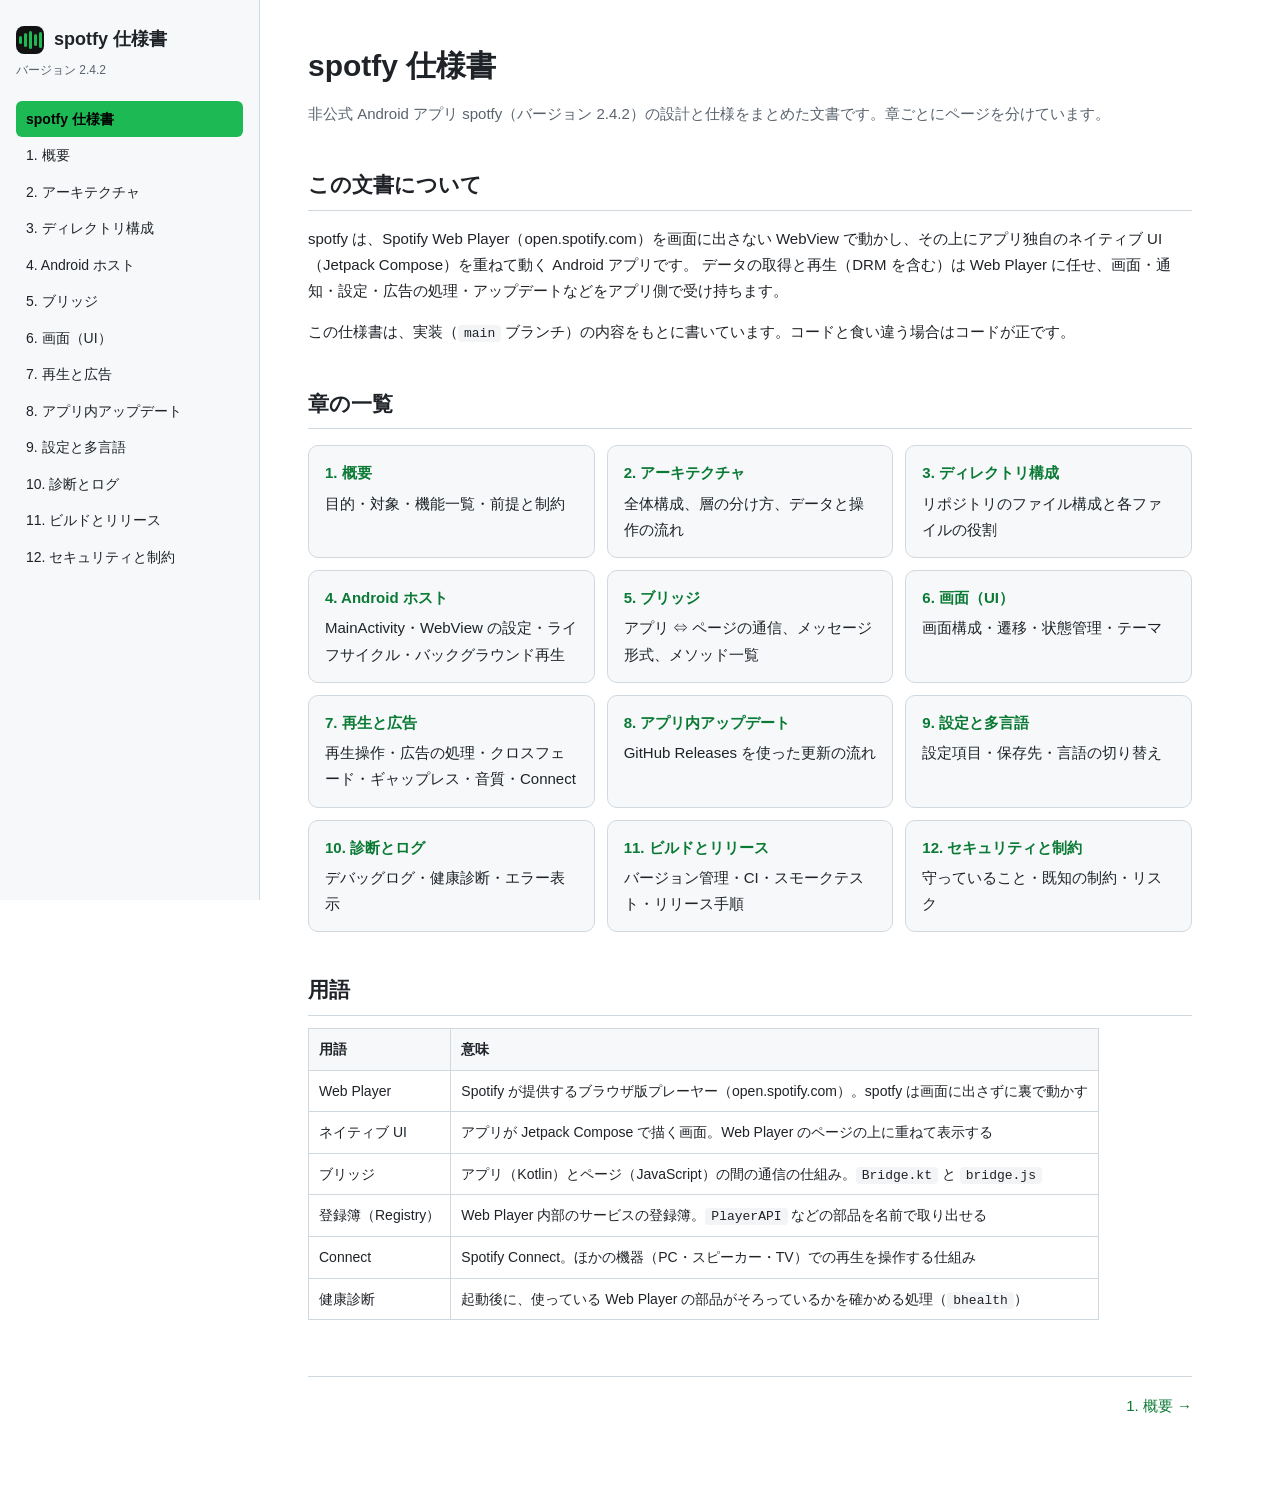
<file: docs/spec/index.html>
<!doctype html>
<html lang="ja">
<head>
<meta charset="utf-8">
<meta name="viewport" content="width=device-width, initial-scale=1">
<title>spotfy 仕様書 | spotfy 仕様書</title>
<link rel="stylesheet" href="style.css">
</head>
<body>
<div class="layout">
<nav><div class="brand"><i><b style="height:8px"></b><b style="height:14px"></b><b style="height:18px"></b><b style="height:12px"></b><b style="height:16px"></b></i>spotfy 仕様書</div>
<div class="ver">バージョン 2.4.2</div><ol><li><a href="index.html" class="on">spotfy 仕様書</a></li><li><a href="01-overview.html">1. 概要</a></li><li><a href="02-architecture.html">2. アーキテクチャ</a></li><li><a href="03-directory.html">3. ディレクトリ構成</a></li><li><a href="04-android-host.html">4. Android ホスト</a></li><li><a href="05-bridge.html">5. ブリッジ</a></li><li><a href="06-ui.html">6. 画面（UI）</a></li><li><a href="07-playback.html">7. 再生と広告</a></li><li><a href="08-update.html">8. アプリ内アップデート</a></li><li><a href="09-settings-i18n.html">9. 設定と多言語</a></li><li><a href="10-diagnostics.html">10. 診断とログ</a></li><li><a href="11-build-release.html">11. ビルドとリリース</a></li><li><a href="12-security.html">12. セキュリティと制約</a></li></ol></nav>
<main>
<h1>spotfy 仕様書</h1>
<p class="lead">非公式 Android アプリ spotfy（バージョン 2.4.2）の設計と仕様をまとめた文書です。章ごとにページを分けています。</p>

<h2>この文書について</h2>
<p>spotfy は、Spotify Web Player（open.spotify.com）を画面に出さない WebView で動かし、その上にアプリ独自のネイティブ UI（Jetpack Compose）を重ねて動く Android アプリです。
データの取得と再生（DRM を含む）は Web Player に任せ、画面・通知・設定・広告の処理・アップデートなどをアプリ側で受け持ちます。</p>
<p>この仕様書は、実装（<code>main</code> ブランチ）の内容をもとに書いています。コードと食い違う場合はコードが正です。</p>

<h2>章の一覧</h2>
<div class="grid">
  <div class="card"><a href="01-overview.html"><b>1. 概要</b></a>目的・対象・機能一覧・前提と制約</div>
  <div class="card"><a href="02-architecture.html"><b>2. アーキテクチャ</b></a>全体構成、層の分け方、データと操作の流れ</div>
  <div class="card"><a href="03-directory.html"><b>3. ディレクトリ構成</b></a>リポジトリのファイル構成と各ファイルの役割</div>
  <div class="card"><a href="04-android-host.html"><b>4. Android ホスト</b></a>MainActivity・WebView の設定・ライフサイクル・バックグラウンド再生</div>
  <div class="card"><a href="05-bridge.html"><b>5. ブリッジ</b></a>アプリ ⇔ ページの通信、メッセージ形式、メソッド一覧</div>
  <div class="card"><a href="06-ui.html"><b>6. 画面（UI）</b></a>画面構成・遷移・状態管理・テーマ</div>
  <div class="card"><a href="07-playback.html"><b>7. 再生と広告</b></a>再生操作・広告の処理・クロスフェード・ギャップレス・音質・Connect</div>
  <div class="card"><a href="08-update.html"><b>8. アプリ内アップデート</b></a>GitHub Releases を使った更新の流れ</div>
  <div class="card"><a href="09-settings-i18n.html"><b>9. 設定と多言語</b></a>設定項目・保存先・言語の切り替え</div>
  <div class="card"><a href="10-diagnostics.html"><b>10. 診断とログ</b></a>デバッグログ・健康診断・エラー表示</div>
  <div class="card"><a href="11-build-release.html"><b>11. ビルドとリリース</b></a>バージョン管理・CI・スモークテスト・リリース手順</div>
  <div class="card"><a href="12-security.html"><b>12. セキュリティと制約</b></a>守っていること・既知の制約・リスク</div>
</div>

<h2>用語</h2>
<table>
<tr><th>用語</th><th>意味</th></tr>
<tr><td>Web Player</td><td>Spotify が提供するブラウザ版プレーヤー（open.spotify.com）。spotfy は画面に出さずに裏で動かす</td></tr>
<tr><td>ネイティブ UI</td><td>アプリが Jetpack Compose で描く画面。Web Player のページの上に重ねて表示する</td></tr>
<tr><td>ブリッジ</td><td>アプリ（Kotlin）とページ（JavaScript）の間の通信の仕組み。<code>Bridge.kt</code> と <code>bridge.js</code></td></tr>
<tr><td>登録簿（Registry）</td><td>Web Player 内部のサービスの登録簿。<code>PlayerAPI</code> などの部品を名前で取り出せる</td></tr>
<tr><td>Connect</td><td>Spotify Connect。ほかの機器（PC・スピーカー・TV）での再生を操作する仕組み</td></tr>
<tr><td>健康診断</td><td>起動後に、使っている Web Player の部品がそろっているかを確かめる処理（<code>bhealth</code>）</td></tr>
</table>

<div class="pager"><span></span><a href="01-overview.html">1. 概要 →</a></div>
</main>
</div>
</body>
</html>
</file>
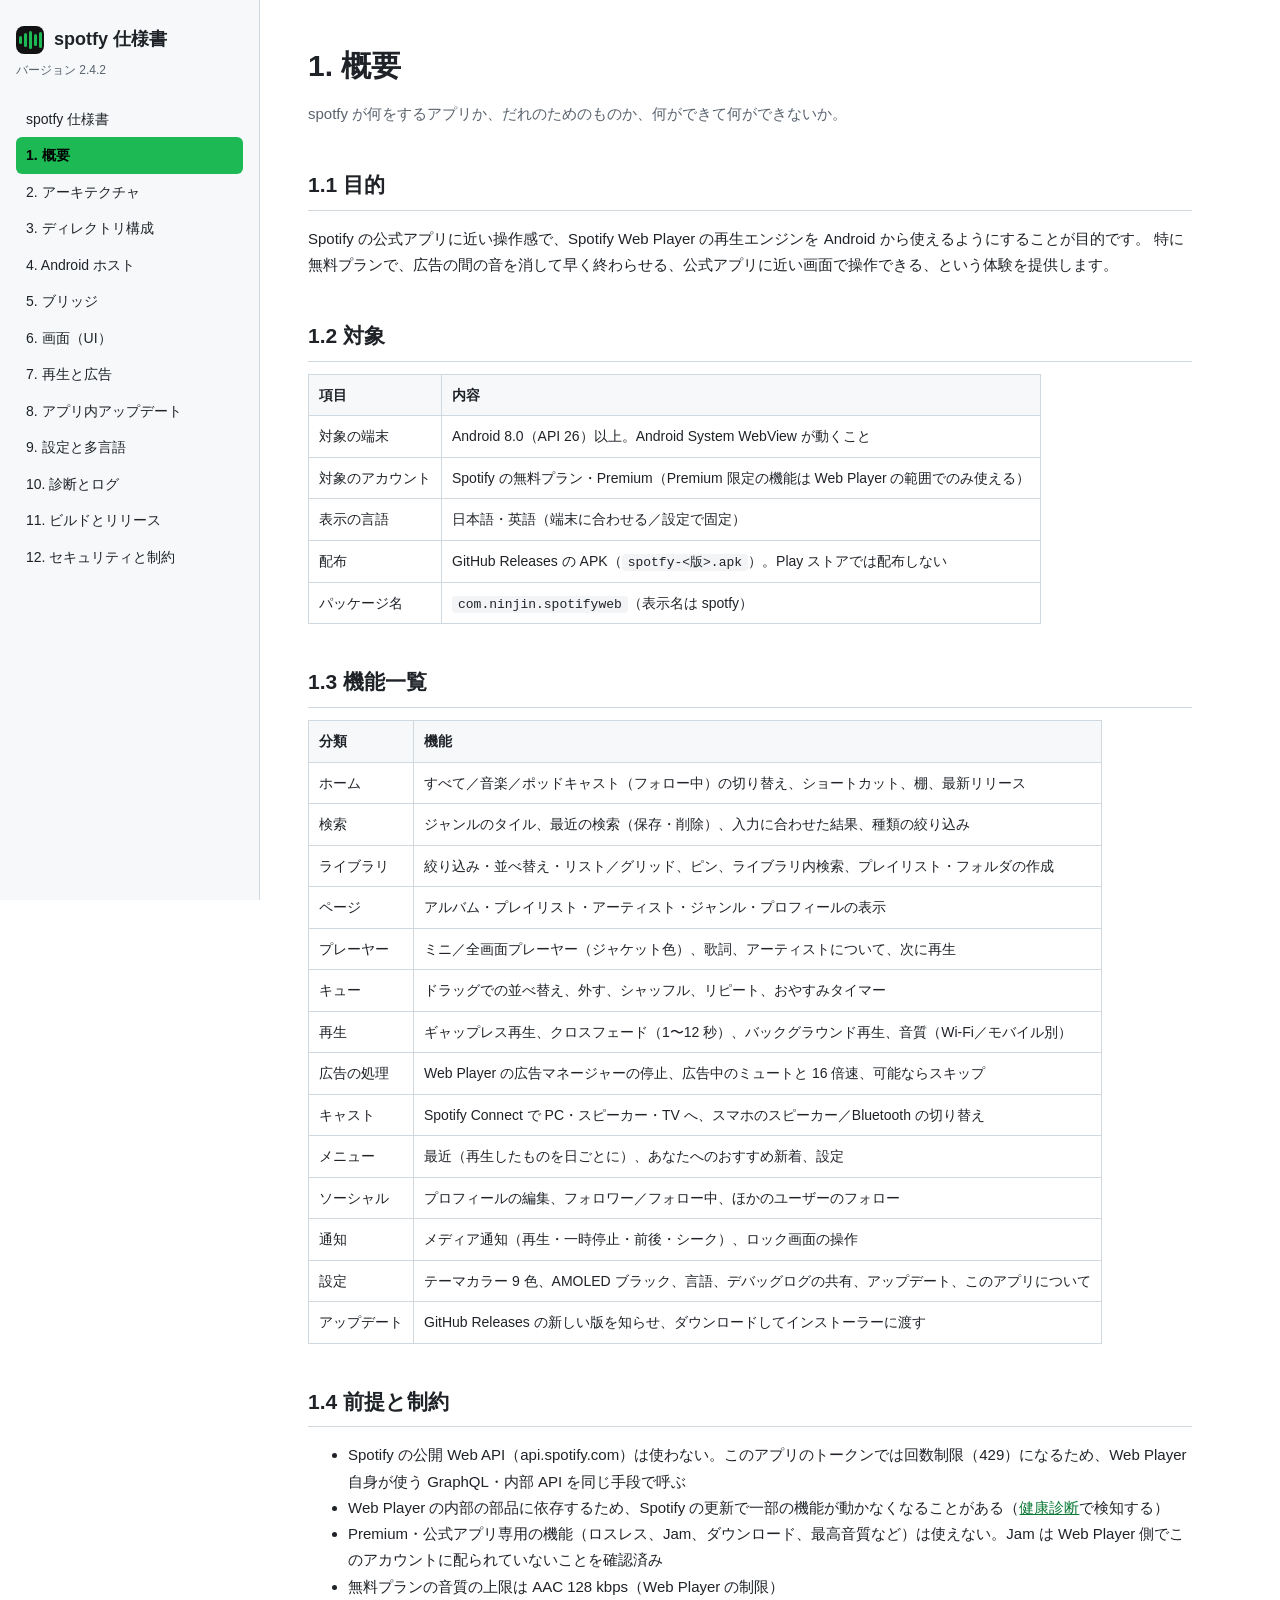
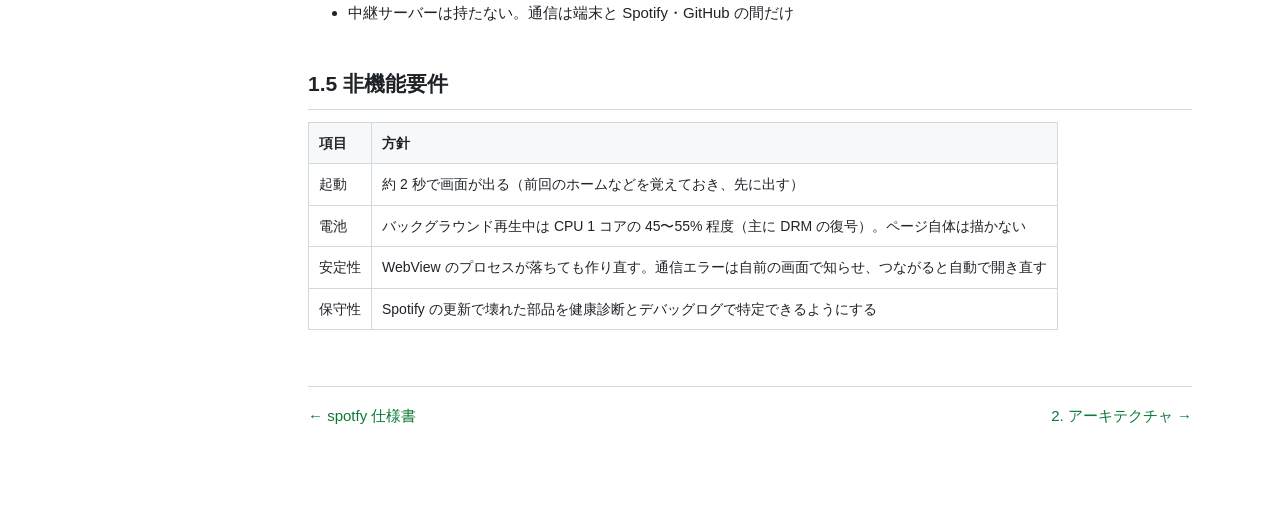
<file: docs/spec/01-overview.html>
<!doctype html>
<html lang="ja">
<head>
<meta charset="utf-8">
<meta name="viewport" content="width=device-width, initial-scale=1">
<title>1. 概要 | spotfy 仕様書</title>
<link rel="stylesheet" href="style.css">
</head>
<body>
<div class="layout">
<nav><div class="brand"><i><b style="height:8px"></b><b style="height:14px"></b><b style="height:18px"></b><b style="height:12px"></b><b style="height:16px"></b></i>spotfy 仕様書</div>
<div class="ver">バージョン 2.4.2</div><ol><li><a href="index.html">spotfy 仕様書</a></li><li><a href="01-overview.html" class="on">1. 概要</a></li><li><a href="02-architecture.html">2. アーキテクチャ</a></li><li><a href="03-directory.html">3. ディレクトリ構成</a></li><li><a href="04-android-host.html">4. Android ホスト</a></li><li><a href="05-bridge.html">5. ブリッジ</a></li><li><a href="06-ui.html">6. 画面（UI）</a></li><li><a href="07-playback.html">7. 再生と広告</a></li><li><a href="08-update.html">8. アプリ内アップデート</a></li><li><a href="09-settings-i18n.html">9. 設定と多言語</a></li><li><a href="10-diagnostics.html">10. 診断とログ</a></li><li><a href="11-build-release.html">11. ビルドとリリース</a></li><li><a href="12-security.html">12. セキュリティと制約</a></li></ol></nav>
<main>
<h1>1. 概要</h1>
<p class="lead">spotfy が何をするアプリか、だれのためのものか、何ができて何ができないか。</p>

<h2>1.1 目的</h2>
<p>Spotify の公式アプリに近い操作感で、Spotify Web Player の再生エンジンを Android から使えるようにすることが目的です。
特に無料プランで、広告の間の音を消して早く終わらせる、公式アプリに近い画面で操作できる、という体験を提供します。</p>

<h2>1.2 対象</h2>
<table>
<tr><th>項目</th><th>内容</th></tr>
<tr><td>対象の端末</td><td>Android 8.0（API 26）以上。Android System WebView が動くこと</td></tr>
<tr><td>対象のアカウント</td><td>Spotify の無料プラン・Premium（Premium 限定の機能は Web Player の範囲でのみ使える）</td></tr>
<tr><td>表示の言語</td><td>日本語・英語（端末に合わせる／設定で固定）</td></tr>
<tr><td>配布</td><td>GitHub Releases の APK（<code>spotfy-&lt;版&gt;.apk</code>）。Play ストアでは配布しない</td></tr>
<tr><td>パッケージ名</td><td><code>com.ninjin.spotifyweb</code>（表示名は spotfy）</td></tr>
</table>

<h2>1.3 機能一覧</h2>
<table>
<tr><th>分類</th><th>機能</th></tr>
<tr><td>ホーム</td><td>すべて／音楽／ポッドキャスト（フォロー中）の切り替え、ショートカット、棚、最新リリース</td></tr>
<tr><td>検索</td><td>ジャンルのタイル、最近の検索（保存・削除）、入力に合わせた結果、種類の絞り込み</td></tr>
<tr><td>ライブラリ</td><td>絞り込み・並べ替え・リスト／グリッド、ピン、ライブラリ内検索、プレイリスト・フォルダの作成</td></tr>
<tr><td>ページ</td><td>アルバム・プレイリスト・アーティスト・ジャンル・プロフィールの表示</td></tr>
<tr><td>プレーヤー</td><td>ミニ／全画面プレーヤー（ジャケット色）、歌詞、アーティストについて、次に再生</td></tr>
<tr><td>キュー</td><td>ドラッグでの並べ替え、外す、シャッフル、リピート、おやすみタイマー</td></tr>
<tr><td>再生</td><td>ギャップレス再生、クロスフェード（1〜12 秒）、バックグラウンド再生、音質（Wi-Fi／モバイル別）</td></tr>
<tr><td>広告の処理</td><td>Web Player の広告マネージャーの停止、広告中のミュートと 16 倍速、可能ならスキップ</td></tr>
<tr><td>キャスト</td><td>Spotify Connect で PC・スピーカー・TV へ、スマホのスピーカー／Bluetooth の切り替え</td></tr>
<tr><td>メニュー</td><td>最近（再生したものを日ごとに）、あなたへのおすすめ新着、設定</td></tr>
<tr><td>ソーシャル</td><td>プロフィールの編集、フォロワー／フォロー中、ほかのユーザーのフォロー</td></tr>
<tr><td>通知</td><td>メディア通知（再生・一時停止・前後・シーク）、ロック画面の操作</td></tr>
<tr><td>設定</td><td>テーマカラー 9 色、AMOLED ブラック、言語、デバッグログの共有、アップデート、このアプリについて</td></tr>
<tr><td>アップデート</td><td>GitHub Releases の新しい版を知らせ、ダウンロードしてインストーラーに渡す</td></tr>
</table>

<h2>1.4 前提と制約</h2>
<ul>
<li>Spotify の公開 Web API（api.spotify.com）は使わない。このアプリのトークンでは回数制限（429）になるため、Web Player 自身が使う GraphQL・内部 API を同じ手段で呼ぶ</li>
<li>Web Player の内部の部品に依存するため、Spotify の更新で一部の機能が動かなくなることがある（<a href="10-diagnostics.html">健康診断</a>で検知する）</li>
<li>Premium・公式アプリ専用の機能（ロスレス、Jam、ダウンロード、最高音質など）は使えない。Jam は Web Player 側でこのアカウントに配られていないことを確認済み</li>
<li>無料プランの音質の上限は AAC 128 kbps（Web Player の制限）</li>
<li>中継サーバーは持たない。通信は端末と Spotify・GitHub の間だけ</li>
</ul>

<h2>1.5 非機能要件</h2>
<table>
<tr><th>項目</th><th>方針</th></tr>
<tr><td>起動</td><td>約 2 秒で画面が出る（前回のホームなどを覚えておき、先に出す）</td></tr>
<tr><td>電池</td><td>バックグラウンド再生中は CPU 1 コアの 45〜55% 程度（主に DRM の復号）。ページ自体は描かない</td></tr>
<tr><td>安定性</td><td>WebView のプロセスが落ちても作り直す。通信エラーは自前の画面で知らせ、つながると自動で開き直す</td></tr>
<tr><td>保守性</td><td>Spotify の更新で壊れた部品を健康診断とデバッグログで特定できるようにする</td></tr>
</table>

<div class="pager"><a href="index.html">← spotfy 仕様書</a><a href="02-architecture.html">2. アーキテクチャ →</a></div>
</main>
</div>
</body>
</html>
</file>
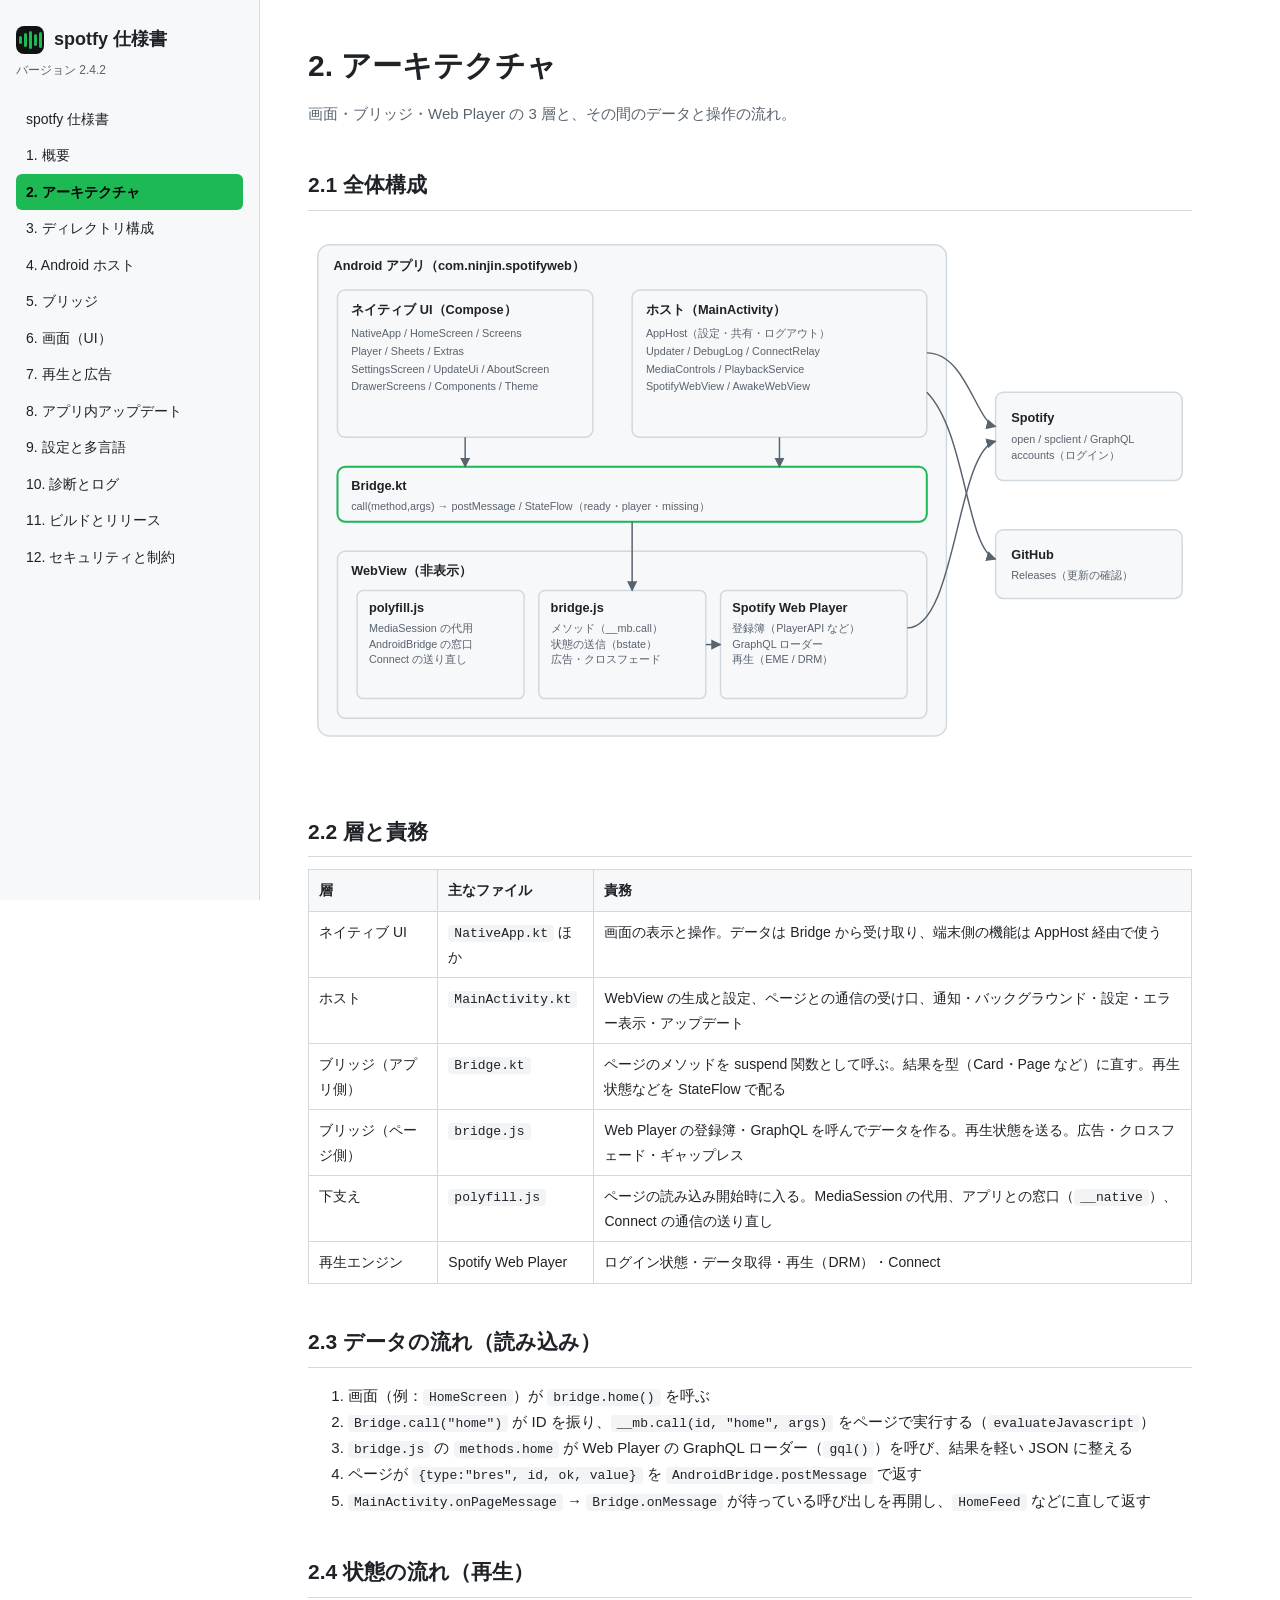
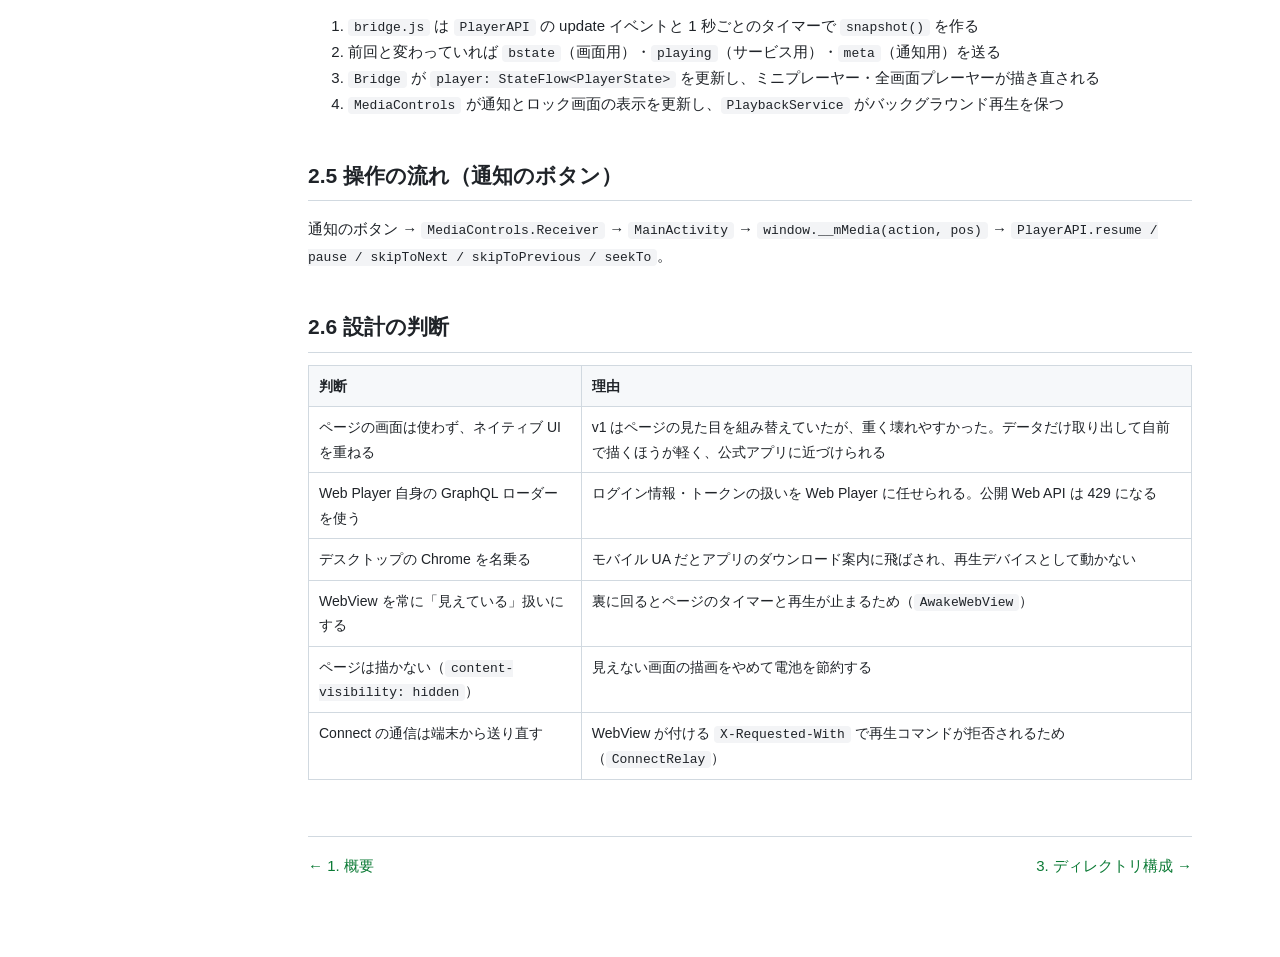
<file: docs/spec/02-architecture.html>
<!doctype html>
<html lang="ja">
<head>
<meta charset="utf-8">
<meta name="viewport" content="width=device-width, initial-scale=1">
<title>2. アーキテクチャ | spotfy 仕様書</title>
<link rel="stylesheet" href="style.css">
</head>
<body>
<div class="layout">
<nav><div class="brand"><i><b style="height:8px"></b><b style="height:14px"></b><b style="height:18px"></b><b style="height:12px"></b><b style="height:16px"></b></i>spotfy 仕様書</div>
<div class="ver">バージョン 2.4.2</div><ol><li><a href="index.html">spotfy 仕様書</a></li><li><a href="01-overview.html">1. 概要</a></li><li><a href="02-architecture.html" class="on">2. アーキテクチャ</a></li><li><a href="03-directory.html">3. ディレクトリ構成</a></li><li><a href="04-android-host.html">4. Android ホスト</a></li><li><a href="05-bridge.html">5. ブリッジ</a></li><li><a href="06-ui.html">6. 画面（UI）</a></li><li><a href="07-playback.html">7. 再生と広告</a></li><li><a href="08-update.html">8. アプリ内アップデート</a></li><li><a href="09-settings-i18n.html">9. 設定と多言語</a></li><li><a href="10-diagnostics.html">10. 診断とログ</a></li><li><a href="11-build-release.html">11. ビルドとリリース</a></li><li><a href="12-security.html">12. セキュリティと制約</a></li></ol></nav>
<main>
<h1>2. アーキテクチャ</h1>
<p class="lead">画面・ブリッジ・Web Player の 3 層と、その間のデータと操作の流れ。</p>

<h2>2.1 全体構成</h2>
<svg class="diagram" viewBox="0 0 900 520" role="img" aria-label="全体構成図">
<defs><marker id="ah" viewBox="0 0 10 10" refX="9" refY="5" markerWidth="7" markerHeight="7" orient="auto"><path d="M0,0 L10,5 L0,10 z" fill="currentColor" style="fill:var(--sub)"/></marker></defs>
<rect class="box" x="10" y="10" width="640" height="500" rx="12"/><text x="26" y="36" font-weight="700">Android アプリ（com.ninjin.spotifyweb）</text>
<rect class="box" x="30" y="56" width="260" height="150" rx="8"/><text x="44" y="80" font-weight="700">ネイティブ UI（Compose）</text>
<text x="44" y="104" class="sub">NativeApp / HomeScreen / Screens</text><text x="44" y="122" class="sub">Player / Sheets / Extras</text><text x="44" y="140" class="sub">SettingsScreen / UpdateUi / AboutScreen</text><text x="44" y="158" class="sub">DrawerScreens / Components / Theme</text>
<rect class="box" x="330" y="56" width="300" height="150" rx="8"/><text x="344" y="80" font-weight="700">ホスト（MainActivity）</text>
<text x="344" y="104" class="sub">AppHost（設定・共有・ログアウト）</text><text x="344" y="122" class="sub">Updater / DebugLog / ConnectRelay</text><text x="344" y="140" class="sub">MediaControls / PlaybackService</text><text x="344" y="158" class="sub">SpotifyWebView / AwakeWebView</text>
<rect class="box" x="30" y="236" width="600" height="56" rx="8"/><rect class="hl" x="30" y="236" width="600" height="56" rx="8"/><text x="44" y="260" font-weight="700">Bridge.kt</text><text x="44" y="280" class="sub">call(method,args) → postMessage / StateFlow（ready・player・missing）</text>
<rect class="box" x="30" y="322" width="600" height="170" rx="8"/><text x="44" y="346" font-weight="700">WebView（非表示）</text>
<rect class="box" x="50" y="362" width="170" height="110" rx="6"/><text x="62" y="384" font-weight="700">polyfill.js</text><text x="62" y="404" class="sub">MediaSession の代用</text><text x="62" y="420" class="sub">AndroidBridge の窓口</text><text x="62" y="436" class="sub">Connect の送り直し</text>
<rect class="box" x="235" y="362" width="170" height="110" rx="6"/><text x="247" y="384" font-weight="700">bridge.js</text><text x="247" y="404" class="sub">メソッド（__mb.call）</text><text x="247" y="420" class="sub">状態の送信（bstate）</text><text x="247" y="436" class="sub">広告・クロスフェード</text>
<rect class="box" x="420" y="362" width="190" height="110" rx="6"/><text x="432" y="384" font-weight="700">Spotify Web Player</text><text x="432" y="404" class="sub">登録簿（PlayerAPI など）</text><text x="432" y="420" class="sub">GraphQL ローダー</text><text x="432" y="436" class="sub">再生（EME / DRM）</text>
<rect class="box" x="700" y="160" width="190" height="90" rx="8"/><text x="716" y="190" font-weight="700">Spotify</text><text x="716" y="212" class="sub">open / spclient / GraphQL</text><text x="716" y="228" class="sub">accounts（ログイン）</text>
<rect class="box" x="700" y="300" width="190" height="70" rx="8"/><text x="716" y="330" font-weight="700">GitHub</text><text x="716" y="350" class="sub">Releases（更新の確認）</text>
<path class="arrow" d="M160 206 V236"/><path class="arrow" d="M480 206 V236"/><path class="arrow" d="M330 292 V362"/>
<path class="arrow" d="M405 417 H420"/><path class="arrow" d="M610 400 C 660 400, 660 220, 700 210"/><path class="arrow" d="M630 120 C 670 120, 680 190, 700 195"/><path class="arrow" d="M630 160 C 670 200, 670 320, 700 330"/>
</svg>

<h2>2.2 層と責務</h2>
<table>
<tr><th>層</th><th>主なファイル</th><th>責務</th></tr>
<tr><td>ネイティブ UI</td><td><code>NativeApp.kt</code> ほか</td><td>画面の表示と操作。データは Bridge から受け取り、端末側の機能は AppHost 経由で使う</td></tr>
<tr><td>ホスト</td><td><code>MainActivity.kt</code></td><td>WebView の生成と設定、ページとの通信の受け口、通知・バックグラウンド・設定・エラー表示・アップデート</td></tr>
<tr><td>ブリッジ（アプリ側）</td><td><code>Bridge.kt</code></td><td>ページのメソッドを suspend 関数として呼ぶ。結果を型（Card・Page など）に直す。再生状態などを StateFlow で配る</td></tr>
<tr><td>ブリッジ（ページ側）</td><td><code>bridge.js</code></td><td>Web Player の登録簿・GraphQL を呼んでデータを作る。再生状態を送る。広告・クロスフェード・ギャップレス</td></tr>
<tr><td>下支え</td><td><code>polyfill.js</code></td><td>ページの読み込み開始時に入る。MediaSession の代用、アプリとの窓口（<code>__native</code>）、Connect の通信の送り直し</td></tr>
<tr><td>再生エンジン</td><td>Spotify Web Player</td><td>ログイン状態・データ取得・再生（DRM）・Connect</td></tr>
</table>

<h2>2.3 データの流れ（読み込み）</h2>
<ol>
<li>画面（例：<code>HomeScreen</code>）が <code>bridge.home()</code> を呼ぶ</li>
<li><code>Bridge.call("home")</code> が ID を振り、<code>__mb.call(id, "home", args)</code> をページで実行する（<code>evaluateJavascript</code>）</li>
<li><code>bridge.js</code> の <code>methods.home</code> が Web Player の GraphQL ローダー（<code>gql()</code>）を呼び、結果を軽い JSON に整える</li>
<li>ページが <code>{type:"bres", id, ok, value}</code> を <code>AndroidBridge.postMessage</code> で返す</li>
<li><code>MainActivity.onPageMessage</code> → <code>Bridge.onMessage</code> が待っている呼び出しを再開し、<code>HomeFeed</code> などに直して返す</li>
</ol>

<h2>2.4 状態の流れ（再生）</h2>
<ol>
<li><code>bridge.js</code> は <code>PlayerAPI</code> の update イベントと 1 秒ごとのタイマーで <code>snapshot()</code> を作る</li>
<li>前回と変わっていれば <code>bstate</code>（画面用）・<code>playing</code>（サービス用）・<code>meta</code>（通知用）を送る</li>
<li><code>Bridge</code> が <code>player: StateFlow&lt;PlayerState&gt;</code> を更新し、ミニプレーヤー・全画面プレーヤーが描き直される</li>
<li><code>MediaControls</code> が通知とロック画面の表示を更新し、<code>PlaybackService</code> がバックグラウンド再生を保つ</li>
</ol>

<h2>2.5 操作の流れ（通知のボタン）</h2>
<p>通知のボタン → <code>MediaControls.Receiver</code> → <code>MainActivity</code> → <code>window.__mMedia(action, pos)</code> → <code>PlayerAPI.resume / pause / skipToNext / skipToPrevious / seekTo</code>。</p>

<h2>2.6 設計の判断</h2>
<table>
<tr><th>判断</th><th>理由</th></tr>
<tr><td>ページの画面は使わず、ネイティブ UI を重ねる</td><td>v1 はページの見た目を組み替えていたが、重く壊れやすかった。データだけ取り出して自前で描くほうが軽く、公式アプリに近づけられる</td></tr>
<tr><td>Web Player 自身の GraphQL ローダーを使う</td><td>ログイン情報・トークンの扱いを Web Player に任せられる。公開 Web API は 429 になる</td></tr>
<tr><td>デスクトップの Chrome を名乗る</td><td>モバイル UA だとアプリのダウンロード案内に飛ばされ、再生デバイスとして動かない</td></tr>
<tr><td>WebView を常に「見えている」扱いにする</td><td>裏に回るとページのタイマーと再生が止まるため（<code>AwakeWebView</code>）</td></tr>
<tr><td>ページは描かない（<code>content-visibility: hidden</code>）</td><td>見えない画面の描画をやめて電池を節約する</td></tr>
<tr><td>Connect の通信は端末から送り直す</td><td>WebView が付ける <code>X-Requested-With</code> で再生コマンドが拒否されるため（<code>ConnectRelay</code>）</td></tr>
</table>

<div class="pager"><a href="01-overview.html">← 1. 概要</a><a href="03-directory.html">3. ディレクトリ構成 →</a></div>
</main>
</div>
</body>
</html>
</file>
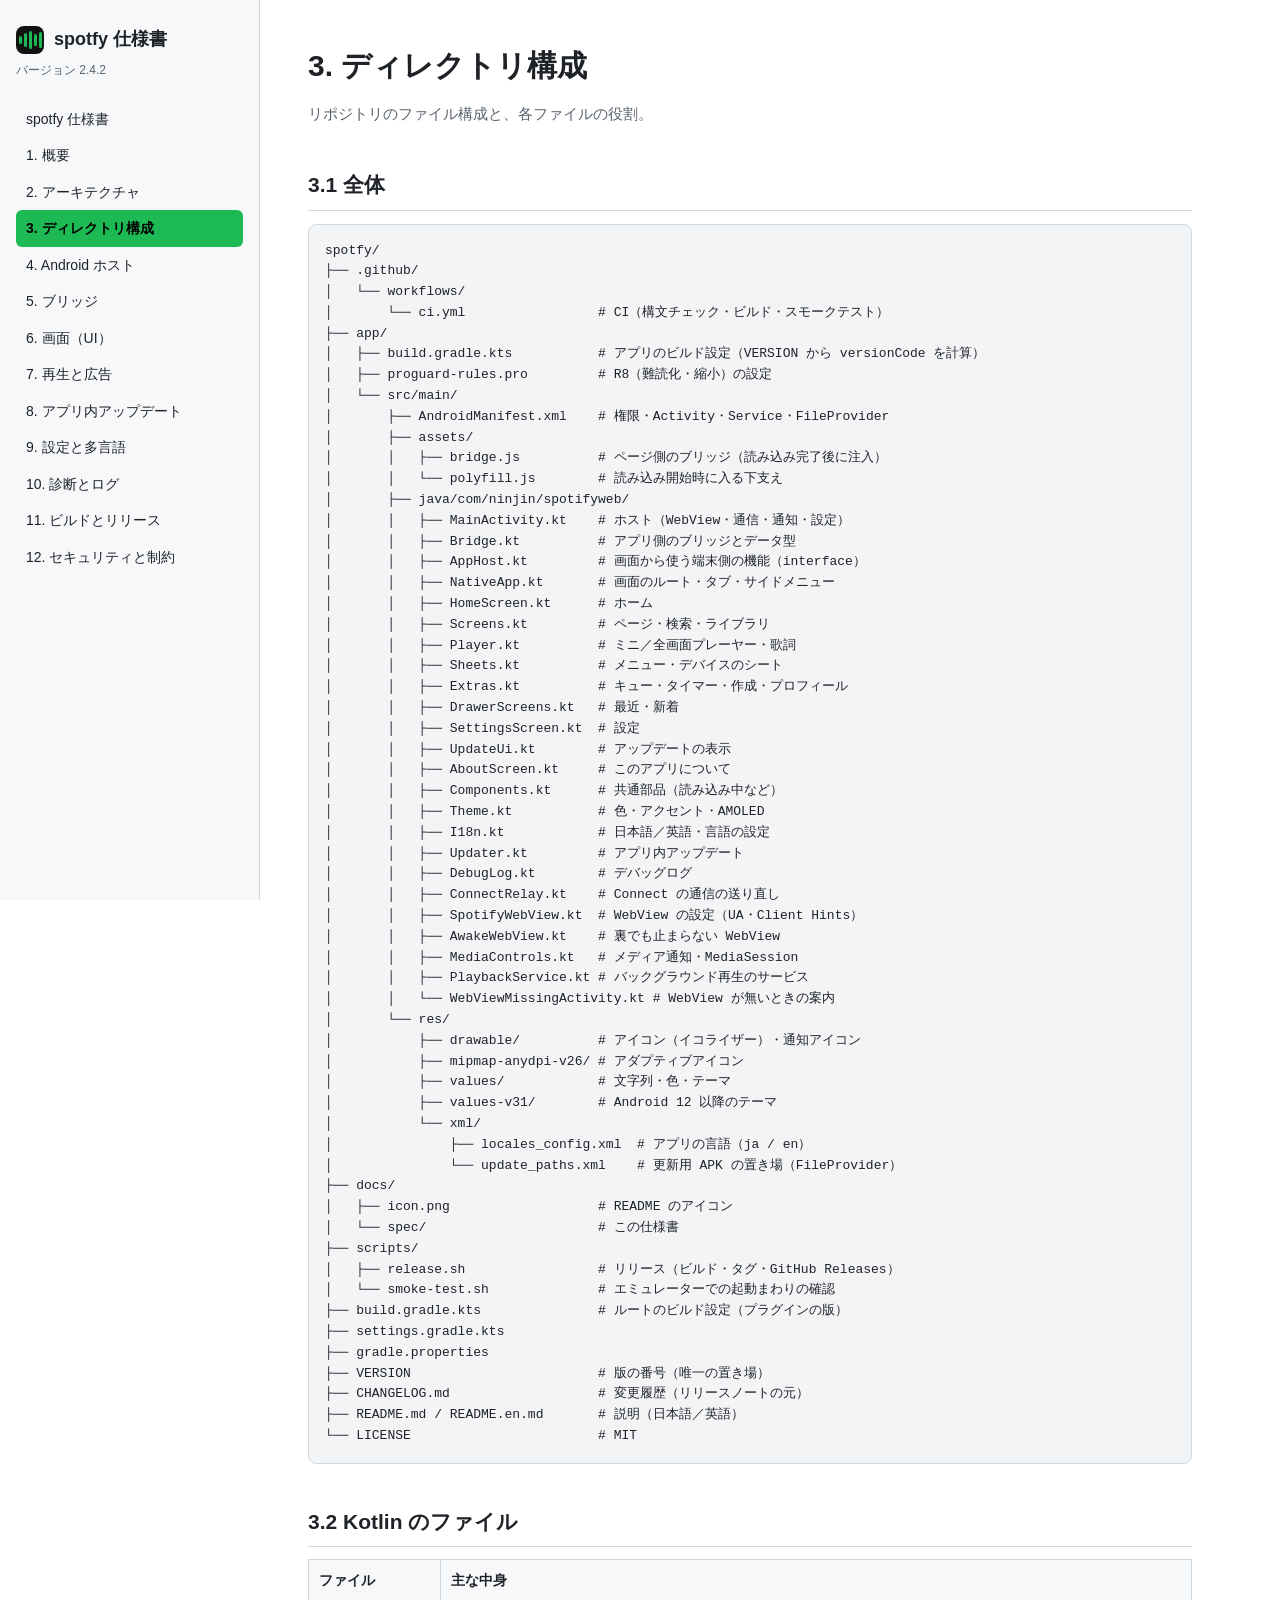
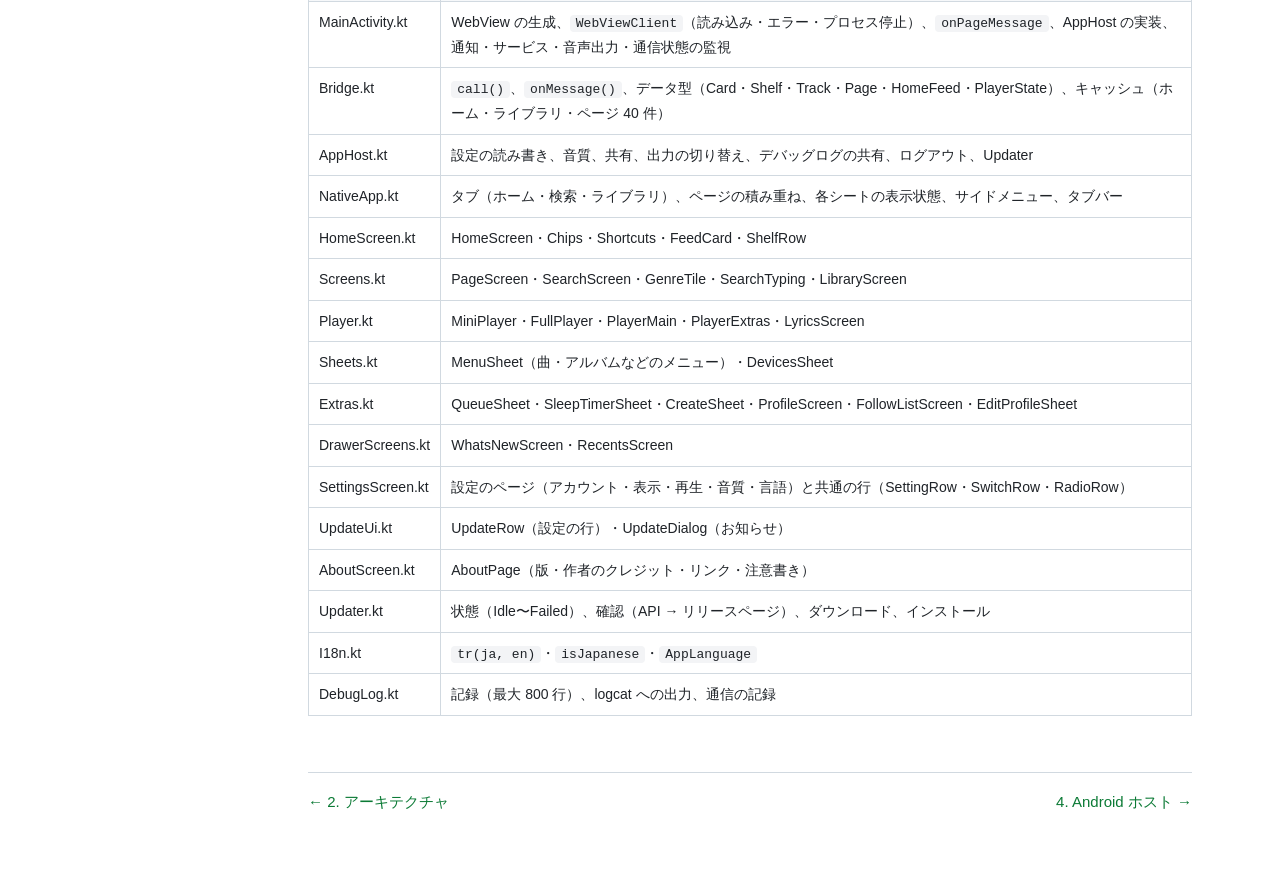
<file: docs/spec/03-directory.html>
<!doctype html>
<html lang="ja">
<head>
<meta charset="utf-8">
<meta name="viewport" content="width=device-width, initial-scale=1">
<title>3. ディレクトリ構成 | spotfy 仕様書</title>
<link rel="stylesheet" href="style.css">
</head>
<body>
<div class="layout">
<nav><div class="brand"><i><b style="height:8px"></b><b style="height:14px"></b><b style="height:18px"></b><b style="height:12px"></b><b style="height:16px"></b></i>spotfy 仕様書</div>
<div class="ver">バージョン 2.4.2</div><ol><li><a href="index.html">spotfy 仕様書</a></li><li><a href="01-overview.html">1. 概要</a></li><li><a href="02-architecture.html">2. アーキテクチャ</a></li><li><a href="03-directory.html" class="on">3. ディレクトリ構成</a></li><li><a href="04-android-host.html">4. Android ホスト</a></li><li><a href="05-bridge.html">5. ブリッジ</a></li><li><a href="06-ui.html">6. 画面（UI）</a></li><li><a href="07-playback.html">7. 再生と広告</a></li><li><a href="08-update.html">8. アプリ内アップデート</a></li><li><a href="09-settings-i18n.html">9. 設定と多言語</a></li><li><a href="10-diagnostics.html">10. 診断とログ</a></li><li><a href="11-build-release.html">11. ビルドとリリース</a></li><li><a href="12-security.html">12. セキュリティと制約</a></li></ol></nav>
<main>
<h1>3. ディレクトリ構成</h1>
<p class="lead">リポジトリのファイル構成と、各ファイルの役割。</p>

<h2>3.1 全体</h2>
<pre><code>spotfy/
├── .github/
│   └── workflows/
│       └── ci.yml                 # CI（構文チェック・ビルド・スモークテスト）
├── app/
│   ├── build.gradle.kts           # アプリのビルド設定（VERSION から versionCode を計算）
│   ├── proguard-rules.pro         # R8（難読化・縮小）の設定
│   └── src/main/
│       ├── AndroidManifest.xml    # 権限・Activity・Service・FileProvider
│       ├── assets/
│       │   ├── bridge.js          # ページ側のブリッジ（読み込み完了後に注入）
│       │   └── polyfill.js        # 読み込み開始時に入る下支え
│       ├── java/com/ninjin/spotifyweb/
│       │   ├── MainActivity.kt    # ホスト（WebView・通信・通知・設定）
│       │   ├── Bridge.kt          # アプリ側のブリッジとデータ型
│       │   ├── AppHost.kt         # 画面から使う端末側の機能（interface）
│       │   ├── NativeApp.kt       # 画面のルート・タブ・サイドメニュー
│       │   ├── HomeScreen.kt      # ホーム
│       │   ├── Screens.kt         # ページ・検索・ライブラリ
│       │   ├── Player.kt          # ミニ／全画面プレーヤー・歌詞
│       │   ├── Sheets.kt          # メニュー・デバイスのシート
│       │   ├── Extras.kt          # キュー・タイマー・作成・プロフィール
│       │   ├── DrawerScreens.kt   # 最近・新着
│       │   ├── SettingsScreen.kt  # 設定
│       │   ├── UpdateUi.kt        # アップデートの表示
│       │   ├── AboutScreen.kt     # このアプリについて
│       │   ├── Components.kt      # 共通部品（読み込み中など）
│       │   ├── Theme.kt           # 色・アクセント・AMOLED
│       │   ├── I18n.kt            # 日本語／英語・言語の設定
│       │   ├── Updater.kt         # アプリ内アップデート
│       │   ├── DebugLog.kt        # デバッグログ
│       │   ├── ConnectRelay.kt    # Connect の通信の送り直し
│       │   ├── SpotifyWebView.kt  # WebView の設定（UA・Client Hints）
│       │   ├── AwakeWebView.kt    # 裏でも止まらない WebView
│       │   ├── MediaControls.kt   # メディア通知・MediaSession
│       │   ├── PlaybackService.kt # バックグラウンド再生のサービス
│       │   └── WebViewMissingActivity.kt # WebView が無いときの案内
│       └── res/
│           ├── drawable/          # アイコン（イコライザー）・通知アイコン
│           ├── mipmap-anydpi-v26/ # アダプティブアイコン
│           ├── values/            # 文字列・色・テーマ
│           ├── values-v31/        # Android 12 以降のテーマ
│           └── xml/
│               ├── locales_config.xml  # アプリの言語（ja / en）
│               └── update_paths.xml    # 更新用 APK の置き場（FileProvider）
├── docs/
│   ├── icon.png                   # README のアイコン
│   └── spec/                      # この仕様書
├── scripts/
│   ├── release.sh                 # リリース（ビルド・タグ・GitHub Releases）
│   └── smoke-test.sh              # エミュレーターでの起動まわりの確認
├── build.gradle.kts               # ルートのビルド設定（プラグインの版）
├── settings.gradle.kts
├── gradle.properties
├── VERSION                        # 版の番号（唯一の置き場）
├── CHANGELOG.md                   # 変更履歴（リリースノートの元）
├── README.md / README.en.md       # 説明（日本語／英語）
└── LICENSE                        # MIT</code></pre>

<h2>3.2 Kotlin のファイル</h2>
<table>
<tr><th>ファイル</th><th>主な中身</th></tr>
<tr><td>MainActivity.kt</td><td>WebView の生成、<code>WebViewClient</code>（読み込み・エラー・プロセス停止）、<code>onPageMessage</code>、AppHost の実装、通知・サービス・音声出力・通信状態の監視</td></tr>
<tr><td>Bridge.kt</td><td><code>call()</code>、<code>onMessage()</code>、データ型（Card・Shelf・Track・Page・HomeFeed・PlayerState）、キャッシュ（ホーム・ライブラリ・ページ 40 件）</td></tr>
<tr><td>AppHost.kt</td><td>設定の読み書き、音質、共有、出力の切り替え、デバッグログの共有、ログアウト、Updater</td></tr>
<tr><td>NativeApp.kt</td><td>タブ（ホーム・検索・ライブラリ）、ページの積み重ね、各シートの表示状態、サイドメニュー、タブバー</td></tr>
<tr><td>HomeScreen.kt</td><td>HomeScreen・Chips・Shortcuts・FeedCard・ShelfRow</td></tr>
<tr><td>Screens.kt</td><td>PageScreen・SearchScreen・GenreTile・SearchTyping・LibraryScreen</td></tr>
<tr><td>Player.kt</td><td>MiniPlayer・FullPlayer・PlayerMain・PlayerExtras・LyricsScreen</td></tr>
<tr><td>Sheets.kt</td><td>MenuSheet（曲・アルバムなどのメニュー）・DevicesSheet</td></tr>
<tr><td>Extras.kt</td><td>QueueSheet・SleepTimerSheet・CreateSheet・ProfileScreen・FollowListScreen・EditProfileSheet</td></tr>
<tr><td>DrawerScreens.kt</td><td>WhatsNewScreen・RecentsScreen</td></tr>
<tr><td>SettingsScreen.kt</td><td>設定のページ（アカウント・表示・再生・音質・言語）と共通の行（SettingRow・SwitchRow・RadioRow）</td></tr>
<tr><td>UpdateUi.kt</td><td>UpdateRow（設定の行）・UpdateDialog（お知らせ）</td></tr>
<tr><td>AboutScreen.kt</td><td>AboutPage（版・作者のクレジット・リンク・注意書き）</td></tr>
<tr><td>Updater.kt</td><td>状態（Idle〜Failed）、確認（API → リリースページ）、ダウンロード、インストール</td></tr>
<tr><td>I18n.kt</td><td><code>tr(ja, en)</code>・<code>isJapanese</code>・<code>AppLanguage</code></td></tr>
<tr><td>DebugLog.kt</td><td>記録（最大 800 行）、logcat への出力、通信の記録</td></tr>
</table>

<div class="pager"><a href="02-architecture.html">← 2. アーキテクチャ</a><a href="04-android-host.html">4. Android ホスト →</a></div>
</main>
</div>
</body>
</html>
</file>
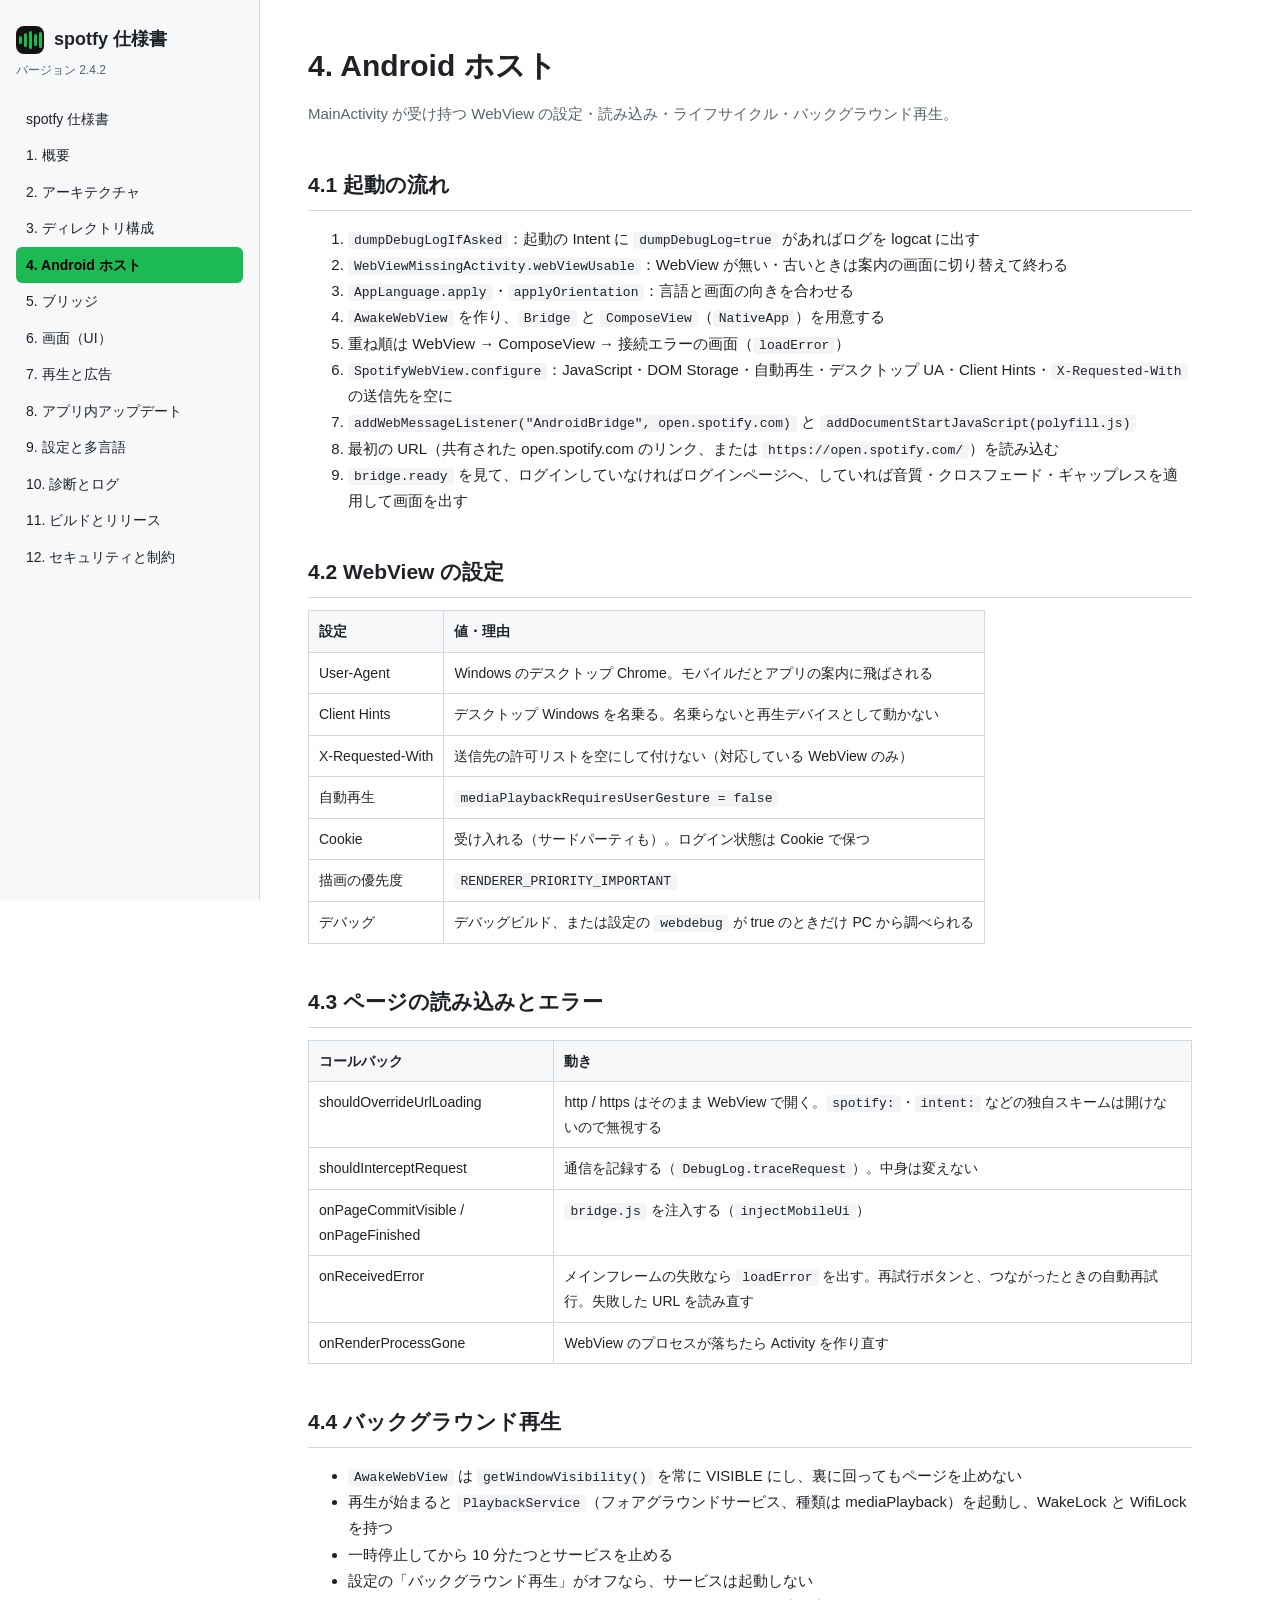
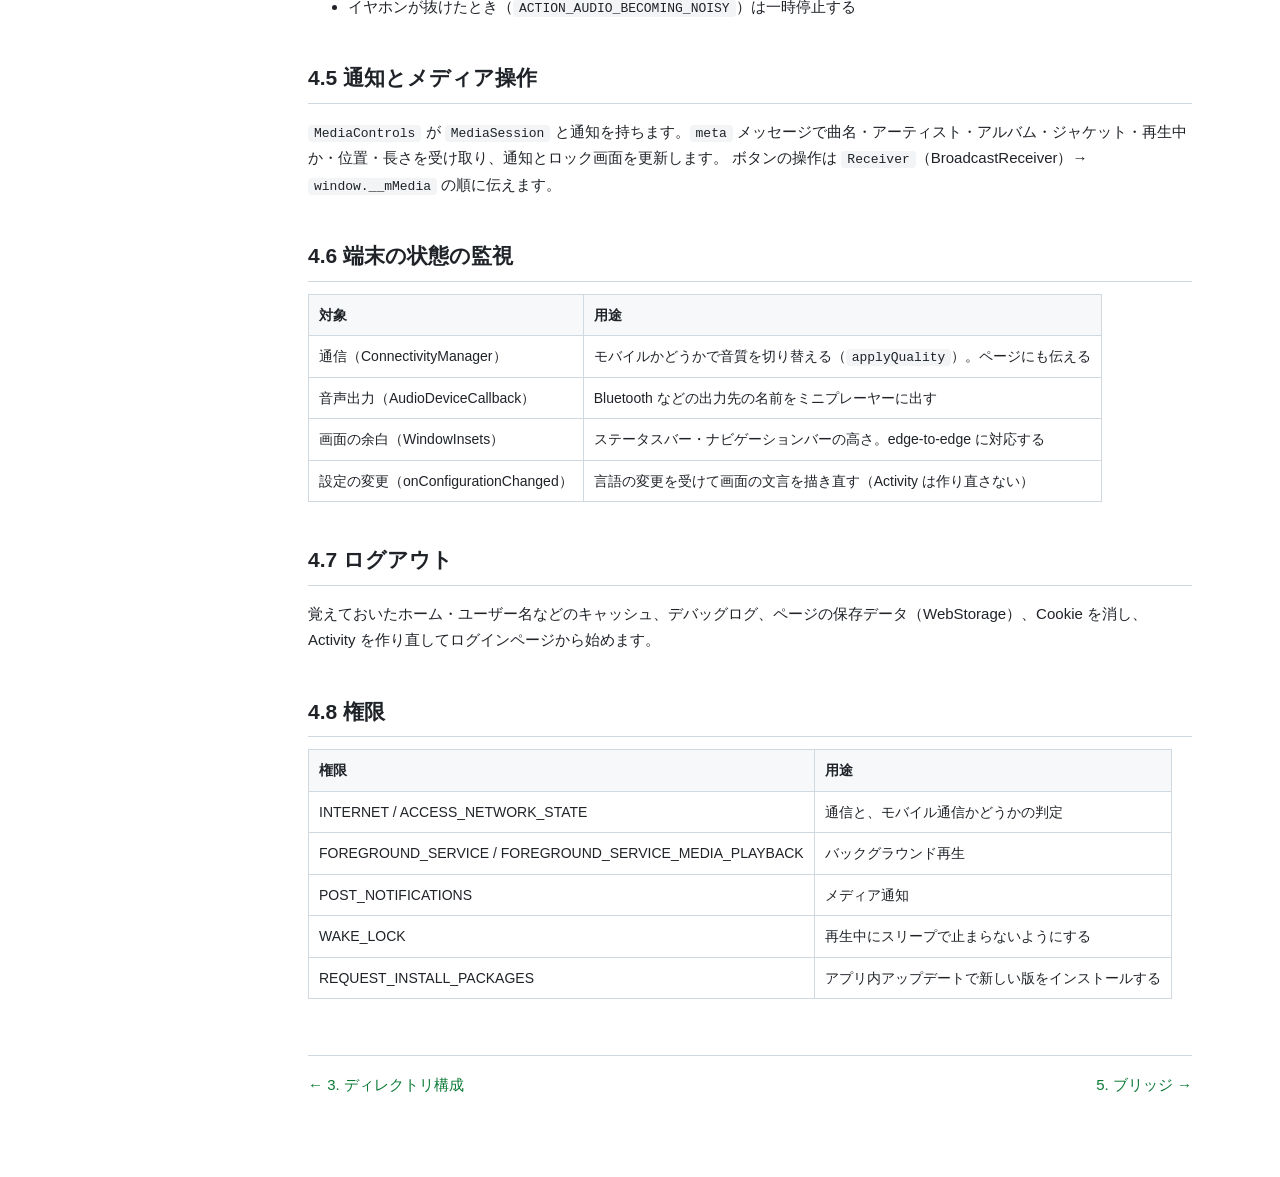
<file: docs/spec/04-android-host.html>
<!doctype html>
<html lang="ja">
<head>
<meta charset="utf-8">
<meta name="viewport" content="width=device-width, initial-scale=1">
<title>4. Android ホスト | spotfy 仕様書</title>
<link rel="stylesheet" href="style.css">
</head>
<body>
<div class="layout">
<nav><div class="brand"><i><b style="height:8px"></b><b style="height:14px"></b><b style="height:18px"></b><b style="height:12px"></b><b style="height:16px"></b></i>spotfy 仕様書</div>
<div class="ver">バージョン 2.4.2</div><ol><li><a href="index.html">spotfy 仕様書</a></li><li><a href="01-overview.html">1. 概要</a></li><li><a href="02-architecture.html">2. アーキテクチャ</a></li><li><a href="03-directory.html">3. ディレクトリ構成</a></li><li><a href="04-android-host.html" class="on">4. Android ホスト</a></li><li><a href="05-bridge.html">5. ブリッジ</a></li><li><a href="06-ui.html">6. 画面（UI）</a></li><li><a href="07-playback.html">7. 再生と広告</a></li><li><a href="08-update.html">8. アプリ内アップデート</a></li><li><a href="09-settings-i18n.html">9. 設定と多言語</a></li><li><a href="10-diagnostics.html">10. 診断とログ</a></li><li><a href="11-build-release.html">11. ビルドとリリース</a></li><li><a href="12-security.html">12. セキュリティと制約</a></li></ol></nav>
<main>
<h1>4. Android ホスト</h1>
<p class="lead">MainActivity が受け持つ WebView の設定・読み込み・ライフサイクル・バックグラウンド再生。</p>

<h2>4.1 起動の流れ</h2>
<ol>
<li><code>dumpDebugLogIfAsked</code>：起動の Intent に <code>dumpDebugLog=true</code> があればログを logcat に出す</li>
<li><code>WebViewMissingActivity.webViewUsable</code>：WebView が無い・古いときは案内の画面に切り替えて終わる</li>
<li><code>AppLanguage.apply</code>・<code>applyOrientation</code>：言語と画面の向きを合わせる</li>
<li><code>AwakeWebView</code> を作り、<code>Bridge</code> と <code>ComposeView</code>（<code>NativeApp</code>）を用意する</li>
<li>重ね順は WebView → ComposeView → 接続エラーの画面（<code>loadError</code>）</li>
<li><code>SpotifyWebView.configure</code>：JavaScript・DOM Storage・自動再生・デスクトップ UA・Client Hints・<code>X-Requested-With</code> の送信先を空に</li>
<li><code>addWebMessageListener("AndroidBridge", open.spotify.com)</code> と <code>addDocumentStartJavaScript(polyfill.js)</code></li>
<li>最初の URL（共有された open.spotify.com のリンク、または <code>https://open.spotify.com/</code>）を読み込む</li>
<li><code>bridge.ready</code> を見て、ログインしていなければログインページへ、していれば音質・クロスフェード・ギャップレスを適用して画面を出す</li>
</ol>

<h2>4.2 WebView の設定</h2>
<table>
<tr><th>設定</th><th>値・理由</th></tr>
<tr><td>User-Agent</td><td>Windows のデスクトップ Chrome。モバイルだとアプリの案内に飛ばされる</td></tr>
<tr><td>Client Hints</td><td>デスクトップ Windows を名乗る。名乗らないと再生デバイスとして動かない</td></tr>
<tr><td>X-Requested-With</td><td>送信先の許可リストを空にして付けない（対応している WebView のみ）</td></tr>
<tr><td>自動再生</td><td><code>mediaPlaybackRequiresUserGesture = false</code></td></tr>
<tr><td>Cookie</td><td>受け入れる（サードパーティも）。ログイン状態は Cookie で保つ</td></tr>
<tr><td>描画の優先度</td><td><code>RENDERER_PRIORITY_IMPORTANT</code></td></tr>
<tr><td>デバッグ</td><td>デバッグビルド、または設定の <code>webdebug</code> が true のときだけ PC から調べられる</td></tr>
</table>

<h2>4.3 ページの読み込みとエラー</h2>
<table>
<tr><th>コールバック</th><th>動き</th></tr>
<tr><td>shouldOverrideUrlLoading</td><td>http / https はそのまま WebView で開く。<code>spotify:</code>・<code>intent:</code> などの独自スキームは開けないので無視する</td></tr>
<tr><td>shouldInterceptRequest</td><td>通信を記録する（<code>DebugLog.traceRequest</code>）。中身は変えない</td></tr>
<tr><td>onPageCommitVisible / onPageFinished</td><td><code>bridge.js</code> を注入する（<code>injectMobileUi</code>）</td></tr>
<tr><td>onReceivedError</td><td>メインフレームの失敗なら <code>loadError</code> を出す。再試行ボタンと、つながったときの自動再試行。失敗した URL を読み直す</td></tr>
<tr><td>onRenderProcessGone</td><td>WebView のプロセスが落ちたら Activity を作り直す</td></tr>
</table>

<h2>4.4 バックグラウンド再生</h2>
<ul>
<li><code>AwakeWebView</code> は <code>getWindowVisibility()</code> を常に VISIBLE にし、裏に回ってもページを止めない</li>
<li>再生が始まると <code>PlaybackService</code>（フォアグラウンドサービス、種類は mediaPlayback）を起動し、WakeLock と WifiLock を持つ</li>
<li>一時停止してから 10 分たつとサービスを止める</li>
<li>設定の「バックグラウンド再生」がオフなら、サービスは起動しない</li>
<li>イヤホンが抜けたとき（<code>ACTION_AUDIO_BECOMING_NOISY</code>）は一時停止する</li>
</ul>

<h2>4.5 通知とメディア操作</h2>
<p><code>MediaControls</code> が <code>MediaSession</code> と通知を持ちます。<code>meta</code> メッセージで曲名・アーティスト・アルバム・ジャケット・再生中か・位置・長さを受け取り、通知とロック画面を更新します。
ボタンの操作は <code>Receiver</code>（BroadcastReceiver）→ <code>window.__mMedia</code> の順に伝えます。</p>

<h2>4.6 端末の状態の監視</h2>
<table>
<tr><th>対象</th><th>用途</th></tr>
<tr><td>通信（ConnectivityManager）</td><td>モバイルかどうかで音質を切り替える（<code>applyQuality</code>）。ページにも伝える</td></tr>
<tr><td>音声出力（AudioDeviceCallback）</td><td>Bluetooth などの出力先の名前をミニプレーヤーに出す</td></tr>
<tr><td>画面の余白（WindowInsets）</td><td>ステータスバー・ナビゲーションバーの高さ。edge-to-edge に対応する</td></tr>
<tr><td>設定の変更（onConfigurationChanged）</td><td>言語の変更を受けて画面の文言を描き直す（Activity は作り直さない）</td></tr>
</table>

<h2>4.7 ログアウト</h2>
<p>覚えておいたホーム・ユーザー名などのキャッシュ、デバッグログ、ページの保存データ（WebStorage）、Cookie を消し、Activity を作り直してログインページから始めます。</p>

<h2>4.8 権限</h2>
<table>
<tr><th>権限</th><th>用途</th></tr>
<tr><td>INTERNET / ACCESS_NETWORK_STATE</td><td>通信と、モバイル通信かどうかの判定</td></tr>
<tr><td>FOREGROUND_SERVICE / FOREGROUND_SERVICE_MEDIA_PLAYBACK</td><td>バックグラウンド再生</td></tr>
<tr><td>POST_NOTIFICATIONS</td><td>メディア通知</td></tr>
<tr><td>WAKE_LOCK</td><td>再生中にスリープで止まらないようにする</td></tr>
<tr><td>REQUEST_INSTALL_PACKAGES</td><td>アプリ内アップデートで新しい版をインストールする</td></tr>
</table>

<div class="pager"><a href="03-directory.html">← 3. ディレクトリ構成</a><a href="05-bridge.html">5. ブリッジ →</a></div>
</main>
</div>
</body>
</html>
</file>
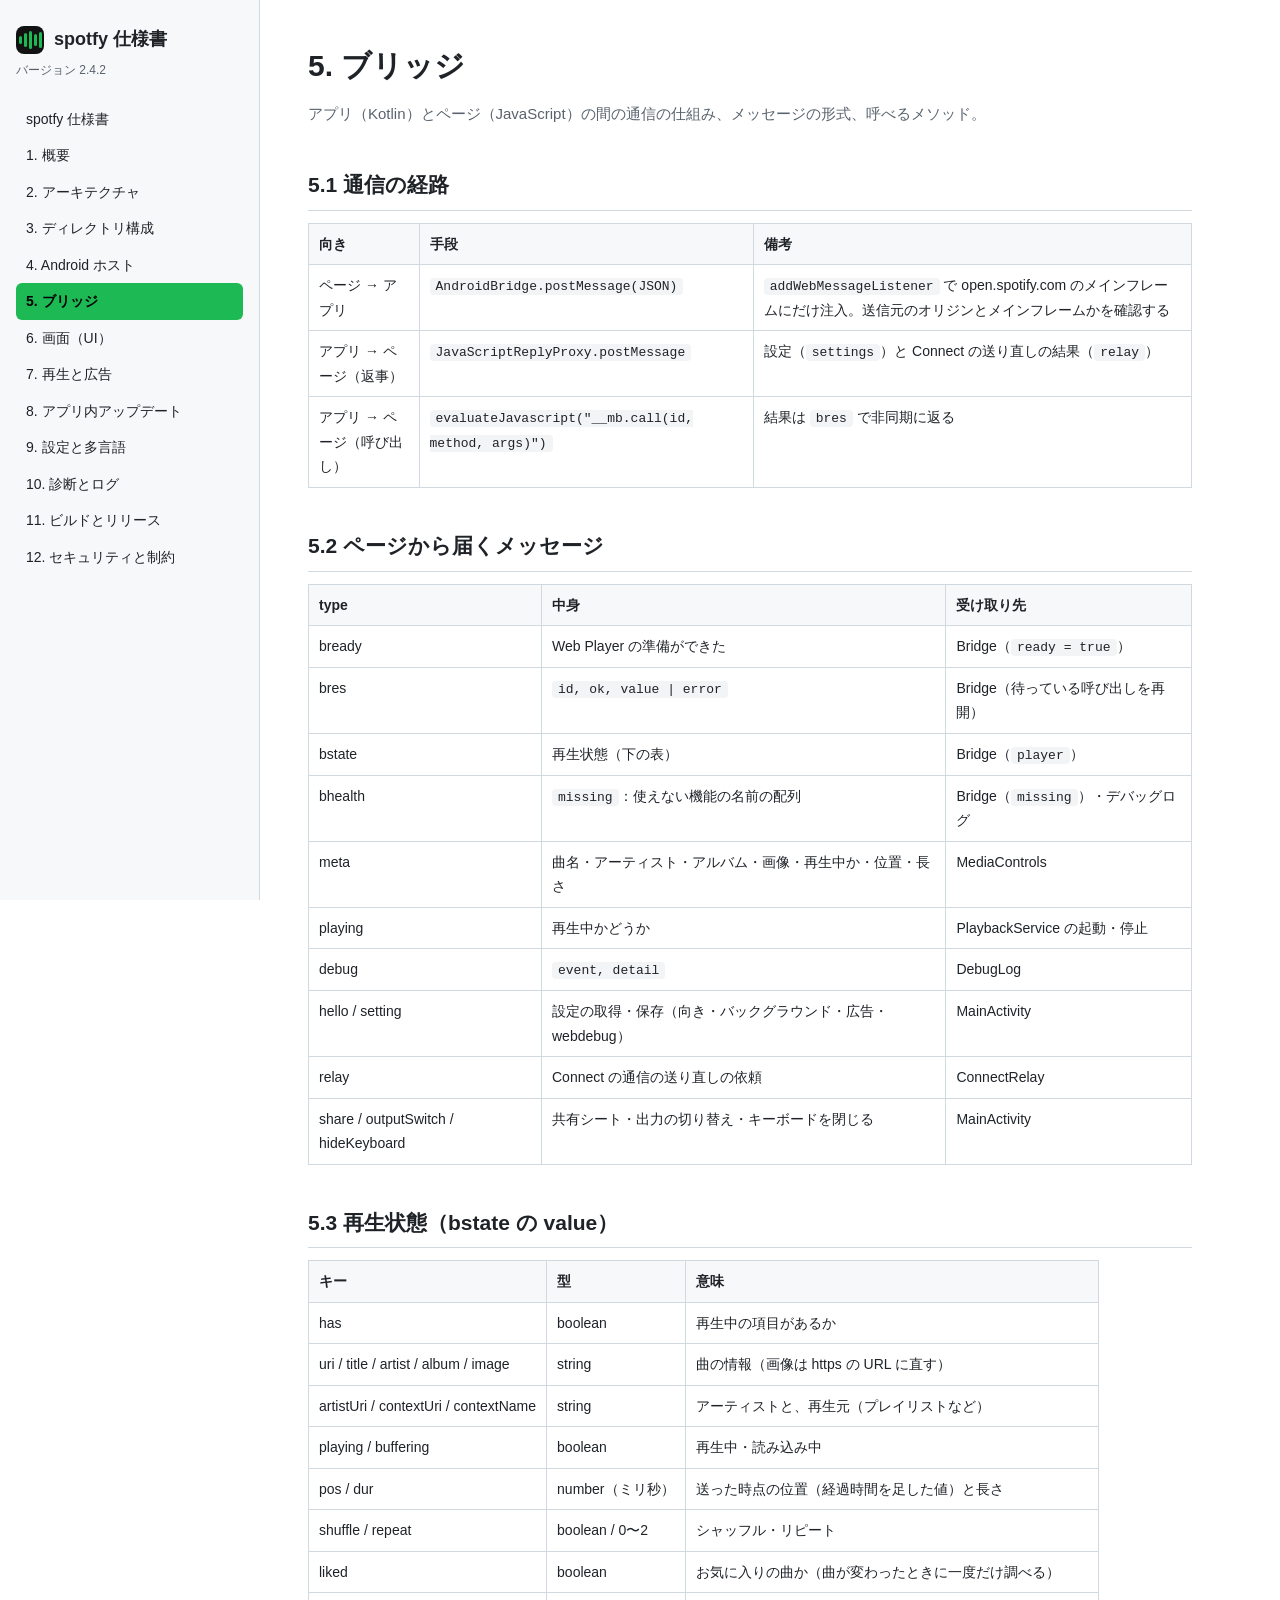
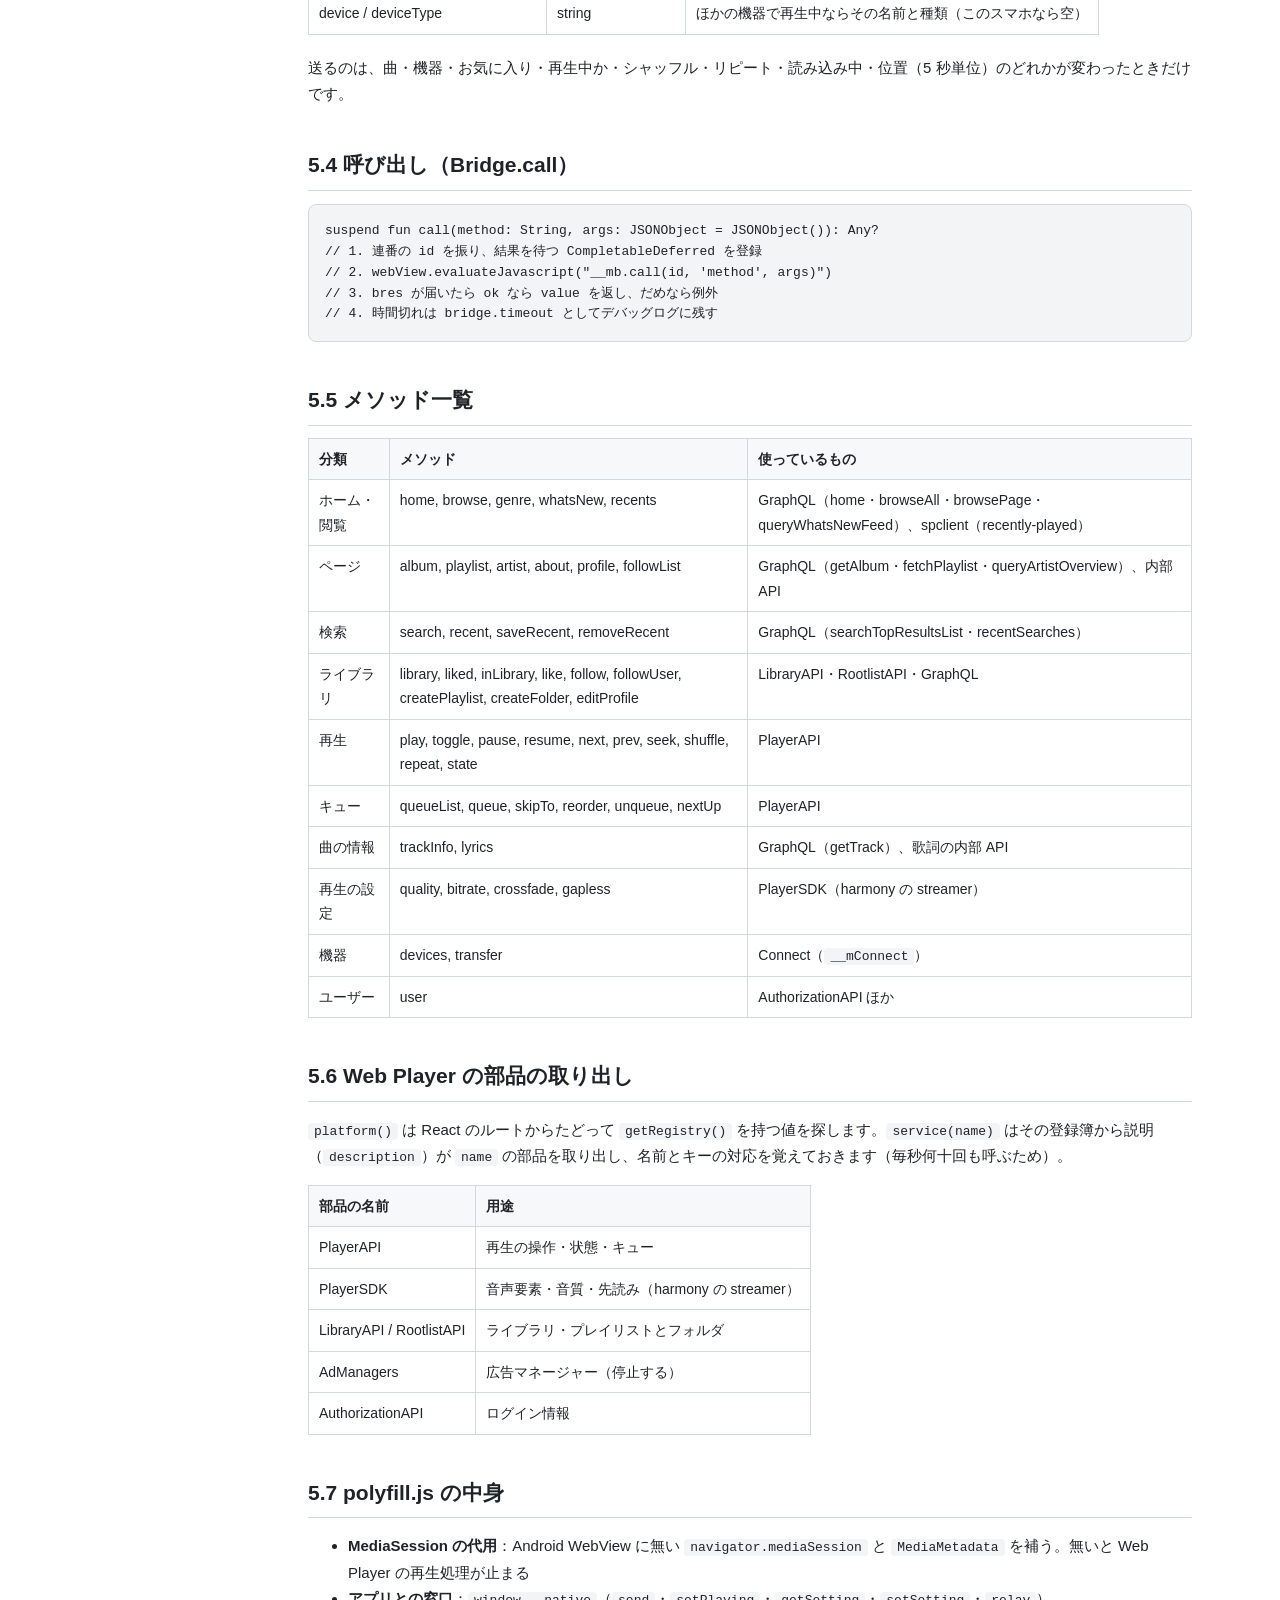
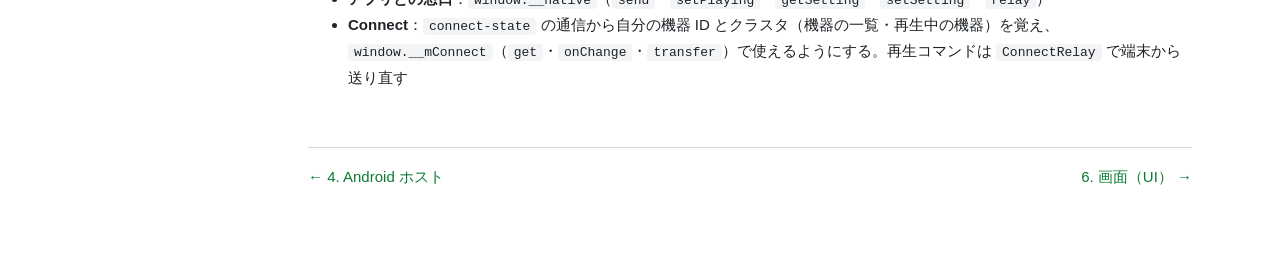
<file: docs/spec/05-bridge.html>
<!doctype html>
<html lang="ja">
<head>
<meta charset="utf-8">
<meta name="viewport" content="width=device-width, initial-scale=1">
<title>5. ブリッジ | spotfy 仕様書</title>
<link rel="stylesheet" href="style.css">
</head>
<body>
<div class="layout">
<nav><div class="brand"><i><b style="height:8px"></b><b style="height:14px"></b><b style="height:18px"></b><b style="height:12px"></b><b style="height:16px"></b></i>spotfy 仕様書</div>
<div class="ver">バージョン 2.4.2</div><ol><li><a href="index.html">spotfy 仕様書</a></li><li><a href="01-overview.html">1. 概要</a></li><li><a href="02-architecture.html">2. アーキテクチャ</a></li><li><a href="03-directory.html">3. ディレクトリ構成</a></li><li><a href="04-android-host.html">4. Android ホスト</a></li><li><a href="05-bridge.html" class="on">5. ブリッジ</a></li><li><a href="06-ui.html">6. 画面（UI）</a></li><li><a href="07-playback.html">7. 再生と広告</a></li><li><a href="08-update.html">8. アプリ内アップデート</a></li><li><a href="09-settings-i18n.html">9. 設定と多言語</a></li><li><a href="10-diagnostics.html">10. 診断とログ</a></li><li><a href="11-build-release.html">11. ビルドとリリース</a></li><li><a href="12-security.html">12. セキュリティと制約</a></li></ol></nav>
<main>
<h1>5. ブリッジ</h1>
<p class="lead">アプリ（Kotlin）とページ（JavaScript）の間の通信の仕組み、メッセージの形式、呼べるメソッド。</p>

<h2>5.1 通信の経路</h2>
<table>
<tr><th>向き</th><th>手段</th><th>備考</th></tr>
<tr><td>ページ → アプリ</td><td><code>AndroidBridge.postMessage(JSON)</code></td><td><code>addWebMessageListener</code> で open.spotify.com のメインフレームにだけ注入。送信元のオリジンとメインフレームかを確認する</td></tr>
<tr><td>アプリ → ページ（返事）</td><td><code>JavaScriptReplyProxy.postMessage</code></td><td>設定（<code>settings</code>）と Connect の送り直しの結果（<code>relay</code>）</td></tr>
<tr><td>アプリ → ページ（呼び出し）</td><td><code>evaluateJavascript("__mb.call(id, method, args)")</code></td><td>結果は <code>bres</code> で非同期に返る</td></tr>
</table>

<h2>5.2 ページから届くメッセージ</h2>
<table>
<tr><th>type</th><th>中身</th><th>受け取り先</th></tr>
<tr><td>bready</td><td>Web Player の準備ができた</td><td>Bridge（<code>ready = true</code>）</td></tr>
<tr><td>bres</td><td><code>id, ok, value | error</code></td><td>Bridge（待っている呼び出しを再開）</td></tr>
<tr><td>bstate</td><td>再生状態（下の表）</td><td>Bridge（<code>player</code>）</td></tr>
<tr><td>bhealth</td><td><code>missing</code>：使えない機能の名前の配列</td><td>Bridge（<code>missing</code>）・デバッグログ</td></tr>
<tr><td>meta</td><td>曲名・アーティスト・アルバム・画像・再生中か・位置・長さ</td><td>MediaControls</td></tr>
<tr><td>playing</td><td>再生中かどうか</td><td>PlaybackService の起動・停止</td></tr>
<tr><td>debug</td><td><code>event, detail</code></td><td>DebugLog</td></tr>
<tr><td>hello / setting</td><td>設定の取得・保存（向き・バックグラウンド・広告・webdebug）</td><td>MainActivity</td></tr>
<tr><td>relay</td><td>Connect の通信の送り直しの依頼</td><td>ConnectRelay</td></tr>
<tr><td>share / outputSwitch / hideKeyboard</td><td>共有シート・出力の切り替え・キーボードを閉じる</td><td>MainActivity</td></tr>
</table>

<h2>5.3 再生状態（bstate の value）</h2>
<table>
<tr><th>キー</th><th>型</th><th>意味</th></tr>
<tr><td>has</td><td>boolean</td><td>再生中の項目があるか</td></tr>
<tr><td>uri / title / artist / album / image</td><td>string</td><td>曲の情報（画像は https の URL に直す）</td></tr>
<tr><td>artistUri / contextUri / contextName</td><td>string</td><td>アーティストと、再生元（プレイリストなど）</td></tr>
<tr><td>playing / buffering</td><td>boolean</td><td>再生中・読み込み中</td></tr>
<tr><td>pos / dur</td><td>number（ミリ秒）</td><td>送った時点の位置（経過時間を足した値）と長さ</td></tr>
<tr><td>shuffle / repeat</td><td>boolean / 0〜2</td><td>シャッフル・リピート</td></tr>
<tr><td>liked</td><td>boolean</td><td>お気に入りの曲か（曲が変わったときに一度だけ調べる）</td></tr>
<tr><td>device / deviceType</td><td>string</td><td>ほかの機器で再生中ならその名前と種類（このスマホなら空）</td></tr>
</table>
<p>送るのは、曲・機器・お気に入り・再生中か・シャッフル・リピート・読み込み中・位置（5 秒単位）のどれかが変わったときだけです。</p>

<h2>5.4 呼び出し（Bridge.call）</h2>
<pre><code>suspend fun call(method: String, args: JSONObject = JSONObject()): Any?
// 1. 連番の id を振り、結果を待つ CompletableDeferred を登録
// 2. webView.evaluateJavascript("__mb.call(id, 'method', args)")
// 3. bres が届いたら ok なら value を返し、だめなら例外
// 4. 時間切れは bridge.timeout としてデバッグログに残す</code></pre>

<h2>5.5 メソッド一覧</h2>
<table>
<tr><th>分類</th><th>メソッド</th><th>使っているもの</th></tr>
<tr><td>ホーム・閲覧</td><td>home, browse, genre, whatsNew, recents</td><td>GraphQL（home・browseAll・browsePage・queryWhatsNewFeed）、spclient（recently-played）</td></tr>
<tr><td>ページ</td><td>album, playlist, artist, about, profile, followList</td><td>GraphQL（getAlbum・fetchPlaylist・queryArtistOverview）、内部 API</td></tr>
<tr><td>検索</td><td>search, recent, saveRecent, removeRecent</td><td>GraphQL（searchTopResultsList・recentSearches）</td></tr>
<tr><td>ライブラリ</td><td>library, liked, inLibrary, like, follow, followUser, createPlaylist, createFolder, editProfile</td><td>LibraryAPI・RootlistAPI・GraphQL</td></tr>
<tr><td>再生</td><td>play, toggle, pause, resume, next, prev, seek, shuffle, repeat, state</td><td>PlayerAPI</td></tr>
<tr><td>キュー</td><td>queueList, queue, skipTo, reorder, unqueue, nextUp</td><td>PlayerAPI</td></tr>
<tr><td>曲の情報</td><td>trackInfo, lyrics</td><td>GraphQL（getTrack）、歌詞の内部 API</td></tr>
<tr><td>再生の設定</td><td>quality, bitrate, crossfade, gapless</td><td>PlayerSDK（harmony の streamer）</td></tr>
<tr><td>機器</td><td>devices, transfer</td><td>Connect（<code>__mConnect</code>）</td></tr>
<tr><td>ユーザー</td><td>user</td><td>AuthorizationAPI ほか</td></tr>
</table>

<h2>5.6 Web Player の部品の取り出し</h2>
<p><code>platform()</code> は React のルートからたどって <code>getRegistry()</code> を持つ値を探します。<code>service(name)</code> はその登録簿から説明（<code>description</code>）が <code>name</code> の部品を取り出し、名前とキーの対応を覚えておきます（毎秒何十回も呼ぶため）。</p>
<table>
<tr><th>部品の名前</th><th>用途</th></tr>
<tr><td>PlayerAPI</td><td>再生の操作・状態・キュー</td></tr>
<tr><td>PlayerSDK</td><td>音声要素・音質・先読み（harmony の streamer）</td></tr>
<tr><td>LibraryAPI / RootlistAPI</td><td>ライブラリ・プレイリストとフォルダ</td></tr>
<tr><td>AdManagers</td><td>広告マネージャー（停止する）</td></tr>
<tr><td>AuthorizationAPI</td><td>ログイン情報</td></tr>
</table>

<h2>5.7 polyfill.js の中身</h2>
<ul>
<li><b>MediaSession の代用</b>：Android WebView に無い <code>navigator.mediaSession</code> と <code>MediaMetadata</code> を補う。無いと Web Player の再生処理が止まる</li>
<li><b>アプリとの窓口</b>：<code>window.__native</code>（<code>send</code>・<code>setPlaying</code>・<code>getSetting</code>・<code>setSetting</code>・<code>relay</code>）</li>
<li><b>Connect</b>：<code>connect-state</code> の通信から自分の機器 ID とクラスタ（機器の一覧・再生中の機器）を覚え、<code>window.__mConnect</code>（<code>get</code>・<code>onChange</code>・<code>transfer</code>）で使えるようにする。再生コマンドは <code>ConnectRelay</code> で端末から送り直す</li>
</ul>

<div class="pager"><a href="04-android-host.html">← 4. Android ホスト</a><a href="06-ui.html">6. 画面（UI） →</a></div>
</main>
</div>
</body>
</html>
</file>
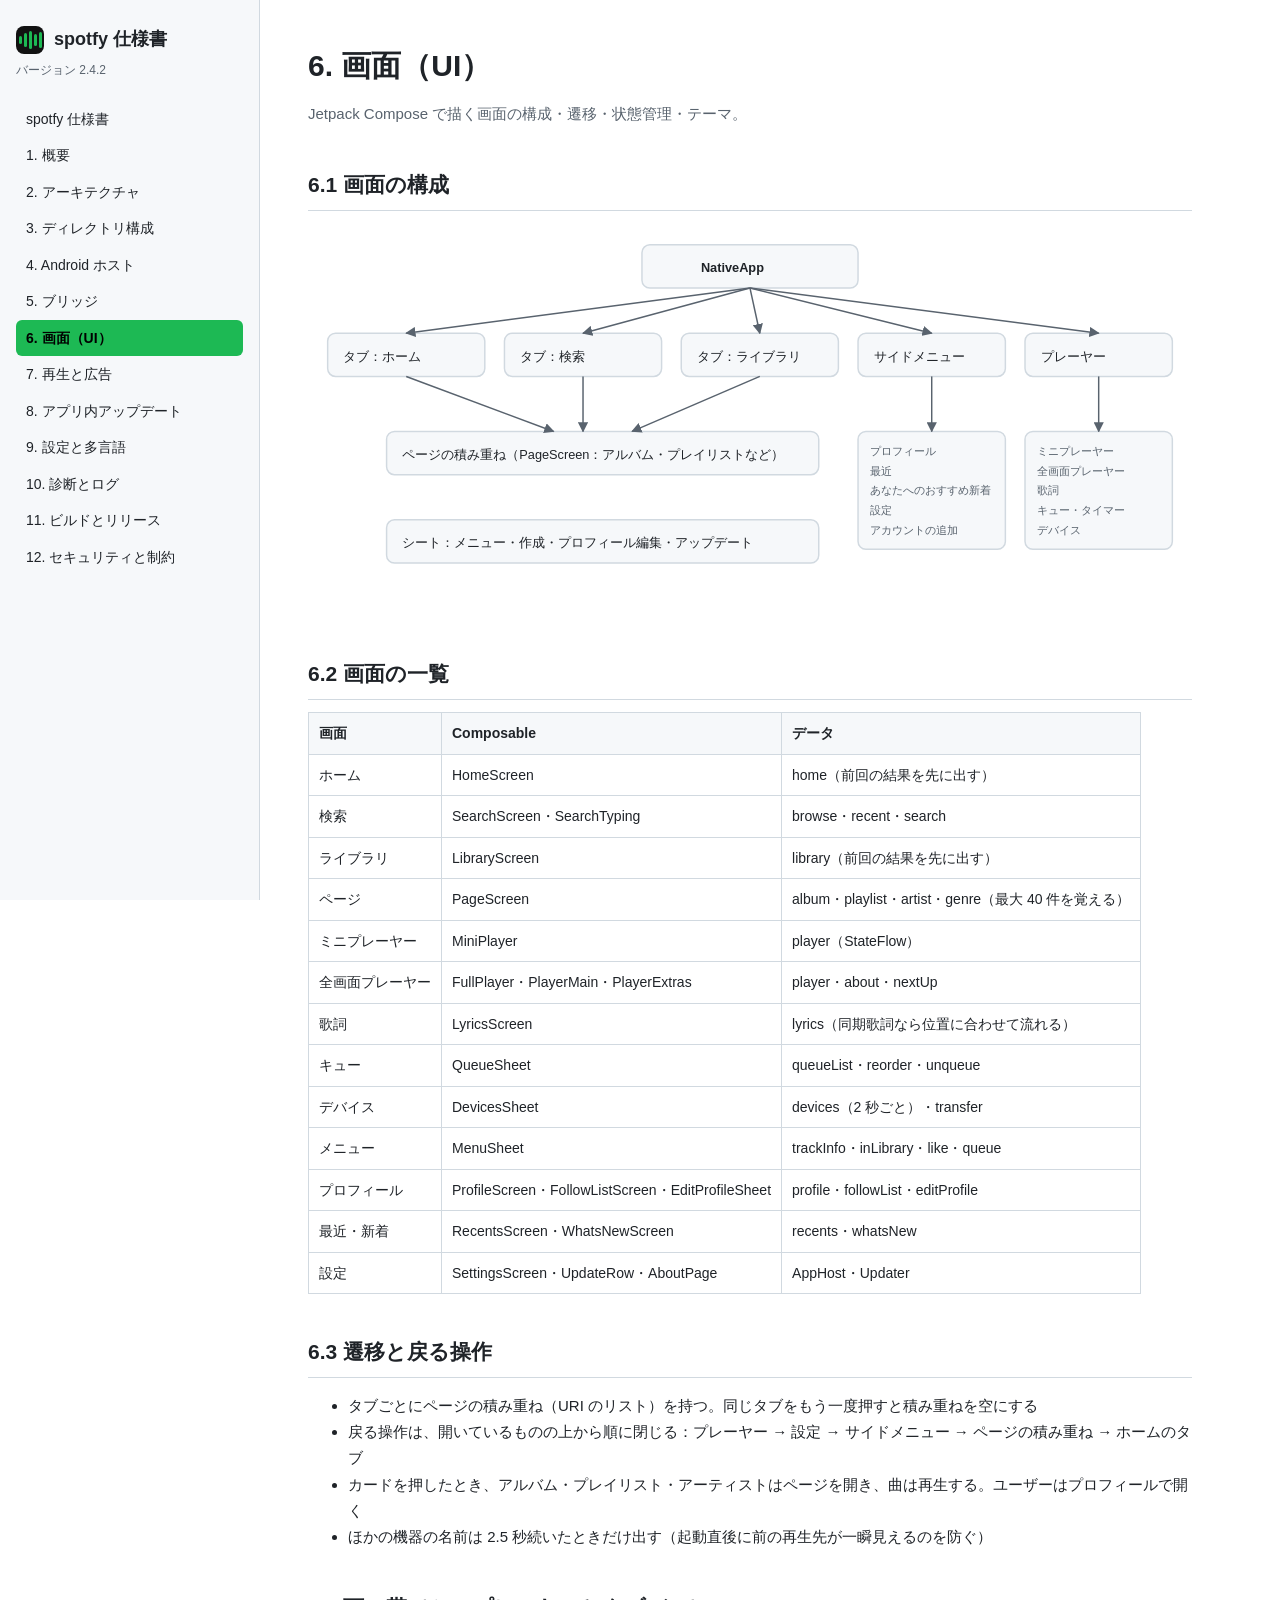
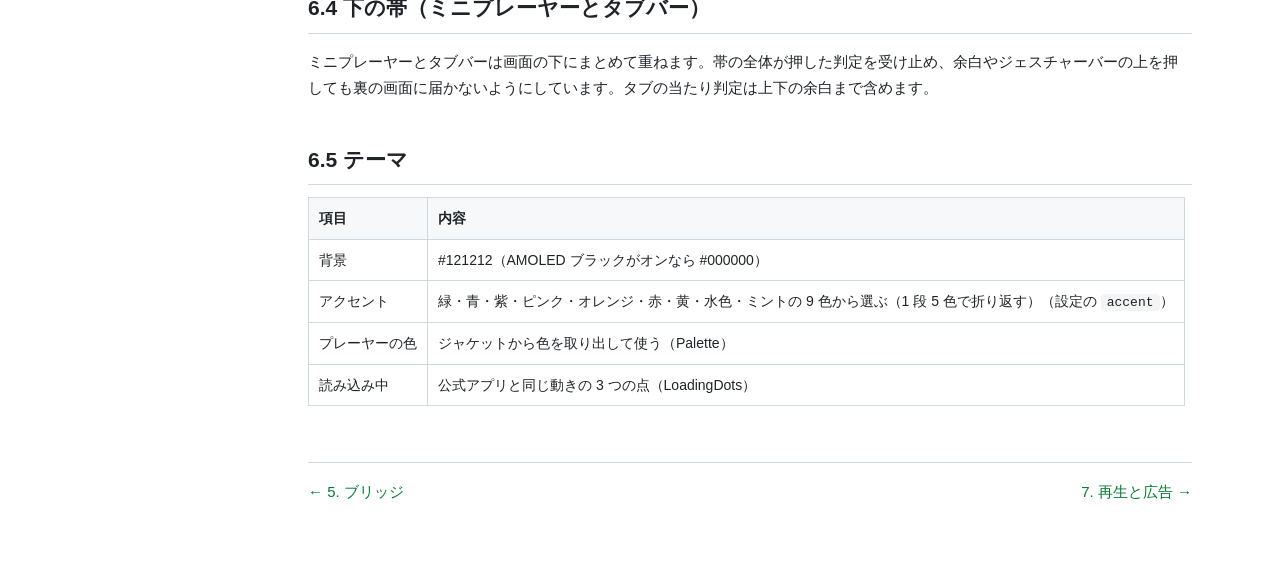
<file: docs/spec/06-ui.html>
<!doctype html>
<html lang="ja">
<head>
<meta charset="utf-8">
<meta name="viewport" content="width=device-width, initial-scale=1">
<title>6. 画面（UI） | spotfy 仕様書</title>
<link rel="stylesheet" href="style.css">
</head>
<body>
<div class="layout">
<nav><div class="brand"><i><b style="height:8px"></b><b style="height:14px"></b><b style="height:18px"></b><b style="height:12px"></b><b style="height:16px"></b></i>spotfy 仕様書</div>
<div class="ver">バージョン 2.4.2</div><ol><li><a href="index.html">spotfy 仕様書</a></li><li><a href="01-overview.html">1. 概要</a></li><li><a href="02-architecture.html">2. アーキテクチャ</a></li><li><a href="03-directory.html">3. ディレクトリ構成</a></li><li><a href="04-android-host.html">4. Android ホスト</a></li><li><a href="05-bridge.html">5. ブリッジ</a></li><li><a href="06-ui.html" class="on">6. 画面（UI）</a></li><li><a href="07-playback.html">7. 再生と広告</a></li><li><a href="08-update.html">8. アプリ内アップデート</a></li><li><a href="09-settings-i18n.html">9. 設定と多言語</a></li><li><a href="10-diagnostics.html">10. 診断とログ</a></li><li><a href="11-build-release.html">11. ビルドとリリース</a></li><li><a href="12-security.html">12. セキュリティと制約</a></li></ol></nav>
<main>
<h1>6. 画面（UI）</h1>
<p class="lead">Jetpack Compose で描く画面の構成・遷移・状態管理・テーマ。</p>

<h2>6.1 画面の構成</h2>
<svg class="diagram" viewBox="0 0 900 360" role="img" aria-label="画面の構成">
<defs><marker id="ah" viewBox="0 0 10 10" refX="9" refY="5" markerWidth="7" markerHeight="7" orient="auto"><path d="M0,0 L10,5 L0,10 z" fill="currentColor" style="fill:var(--sub)"/></marker></defs>
<rect class="box" x="340" y="10" width="220" height="44" rx="8"/><text x="400" y="38" font-weight="700">NativeApp</text>
<rect class="box" x="20" y="100" width="160" height="44" rx="8"/><text x="36" y="128">タブ：ホーム</text>
<rect class="box" x="200" y="100" width="160" height="44" rx="8"/><text x="216" y="128">タブ：検索</text>
<rect class="box" x="380" y="100" width="160" height="44" rx="8"/><text x="396" y="128">タブ：ライブラリ</text>
<rect class="box" x="560" y="100" width="150" height="44" rx="8"/><text x="576" y="128">サイドメニュー</text>
<rect class="box" x="730" y="100" width="150" height="44" rx="8"/><text x="746" y="128">プレーヤー</text>
<rect class="box" x="80" y="200" width="440" height="44" rx="8"/><text x="96" y="228">ページの積み重ね（PageScreen：アルバム・プレイリストなど）</text>
<rect class="box" x="560" y="200" width="150" height="120" rx="8"/><text x="572" y="224" class="sub">プロフィール</text><text x="572" y="244" class="sub">最近</text><text x="572" y="264" class="sub">あなたへのおすすめ新着</text><text x="572" y="284" class="sub">設定</text><text x="572" y="304" class="sub">アカウントの追加</text>
<rect class="box" x="730" y="200" width="150" height="120" rx="8"/><text x="742" y="224" class="sub">ミニプレーヤー</text><text x="742" y="244" class="sub">全画面プレーヤー</text><text x="742" y="264" class="sub">歌詞</text><text x="742" y="284" class="sub">キュー・タイマー</text><text x="742" y="304" class="sub">デバイス</text>
<rect class="box" x="80" y="290" width="440" height="44" rx="8"/><text x="96" y="318">シート：メニュー・作成・プロフィール編集・アップデート</text>
<path class="arrow" d="M450 54 L100 100"/><path class="arrow" d="M450 54 L280 100"/><path class="arrow" d="M450 54 L460 100"/><path class="arrow" d="M450 54 L635 100"/><path class="arrow" d="M450 54 L805 100"/>
<path class="arrow" d="M100 144 L250 200"/><path class="arrow" d="M280 144 L280 200"/><path class="arrow" d="M460 144 L330 200"/><path class="arrow" d="M635 144 V200"/><path class="arrow" d="M805 144 V200"/>
</svg>

<h2>6.2 画面の一覧</h2>
<table>
<tr><th>画面</th><th>Composable</th><th>データ</th></tr>
<tr><td>ホーム</td><td>HomeScreen</td><td>home（前回の結果を先に出す）</td></tr>
<tr><td>検索</td><td>SearchScreen・SearchTyping</td><td>browse・recent・search</td></tr>
<tr><td>ライブラリ</td><td>LibraryScreen</td><td>library（前回の結果を先に出す）</td></tr>
<tr><td>ページ</td><td>PageScreen</td><td>album・playlist・artist・genre（最大 40 件を覚える）</td></tr>
<tr><td>ミニプレーヤー</td><td>MiniPlayer</td><td>player（StateFlow）</td></tr>
<tr><td>全画面プレーヤー</td><td>FullPlayer・PlayerMain・PlayerExtras</td><td>player・about・nextUp</td></tr>
<tr><td>歌詞</td><td>LyricsScreen</td><td>lyrics（同期歌詞なら位置に合わせて流れる）</td></tr>
<tr><td>キュー</td><td>QueueSheet</td><td>queueList・reorder・unqueue</td></tr>
<tr><td>デバイス</td><td>DevicesSheet</td><td>devices（2 秒ごと）・transfer</td></tr>
<tr><td>メニュー</td><td>MenuSheet</td><td>trackInfo・inLibrary・like・queue</td></tr>
<tr><td>プロフィール</td><td>ProfileScreen・FollowListScreen・EditProfileSheet</td><td>profile・followList・editProfile</td></tr>
<tr><td>最近・新着</td><td>RecentsScreen・WhatsNewScreen</td><td>recents・whatsNew</td></tr>
<tr><td>設定</td><td>SettingsScreen・UpdateRow・AboutPage</td><td>AppHost・Updater</td></tr>
</table>

<h2>6.3 遷移と戻る操作</h2>
<ul>
<li>タブごとにページの積み重ね（URI のリスト）を持つ。同じタブをもう一度押すと積み重ねを空にする</li>
<li>戻る操作は、開いているものの上から順に閉じる：プレーヤー → 設定 → サイドメニュー → ページの積み重ね → ホームのタブ</li>
<li>カードを押したとき、アルバム・プレイリスト・アーティストはページを開き、曲は再生する。ユーザーはプロフィールで開く</li>
<li>ほかの機器の名前は 2.5 秒続いたときだけ出す（起動直後に前の再生先が一瞬見えるのを防ぐ）</li>
</ul>

<h2>6.4 下の帯（ミニプレーヤーとタブバー）</h2>
<p>ミニプレーヤーとタブバーは画面の下にまとめて重ねます。帯の全体が押した判定を受け止め、余白やジェスチャーバーの上を押しても裏の画面に届かないようにしています。タブの当たり判定は上下の余白まで含めます。</p>

<h2>6.5 テーマ</h2>
<table>
<tr><th>項目</th><th>内容</th></tr>
<tr><td>背景</td><td>#121212（AMOLED ブラックがオンなら #000000）</td></tr>
<tr><td>アクセント</td><td>緑・青・紫・ピンク・オレンジ・赤・黄・水色・ミントの 9 色から選ぶ（1 段 5 色で折り返す）（設定の <code>accent</code>）</td></tr>
<tr><td>プレーヤーの色</td><td>ジャケットから色を取り出して使う（Palette）</td></tr>
<tr><td>読み込み中</td><td>公式アプリと同じ動きの 3 つの点（LoadingDots）</td></tr>
</table>

<div class="pager"><a href="05-bridge.html">← 5. ブリッジ</a><a href="07-playback.html">7. 再生と広告 →</a></div>
</main>
</div>
</body>
</html>
</file>
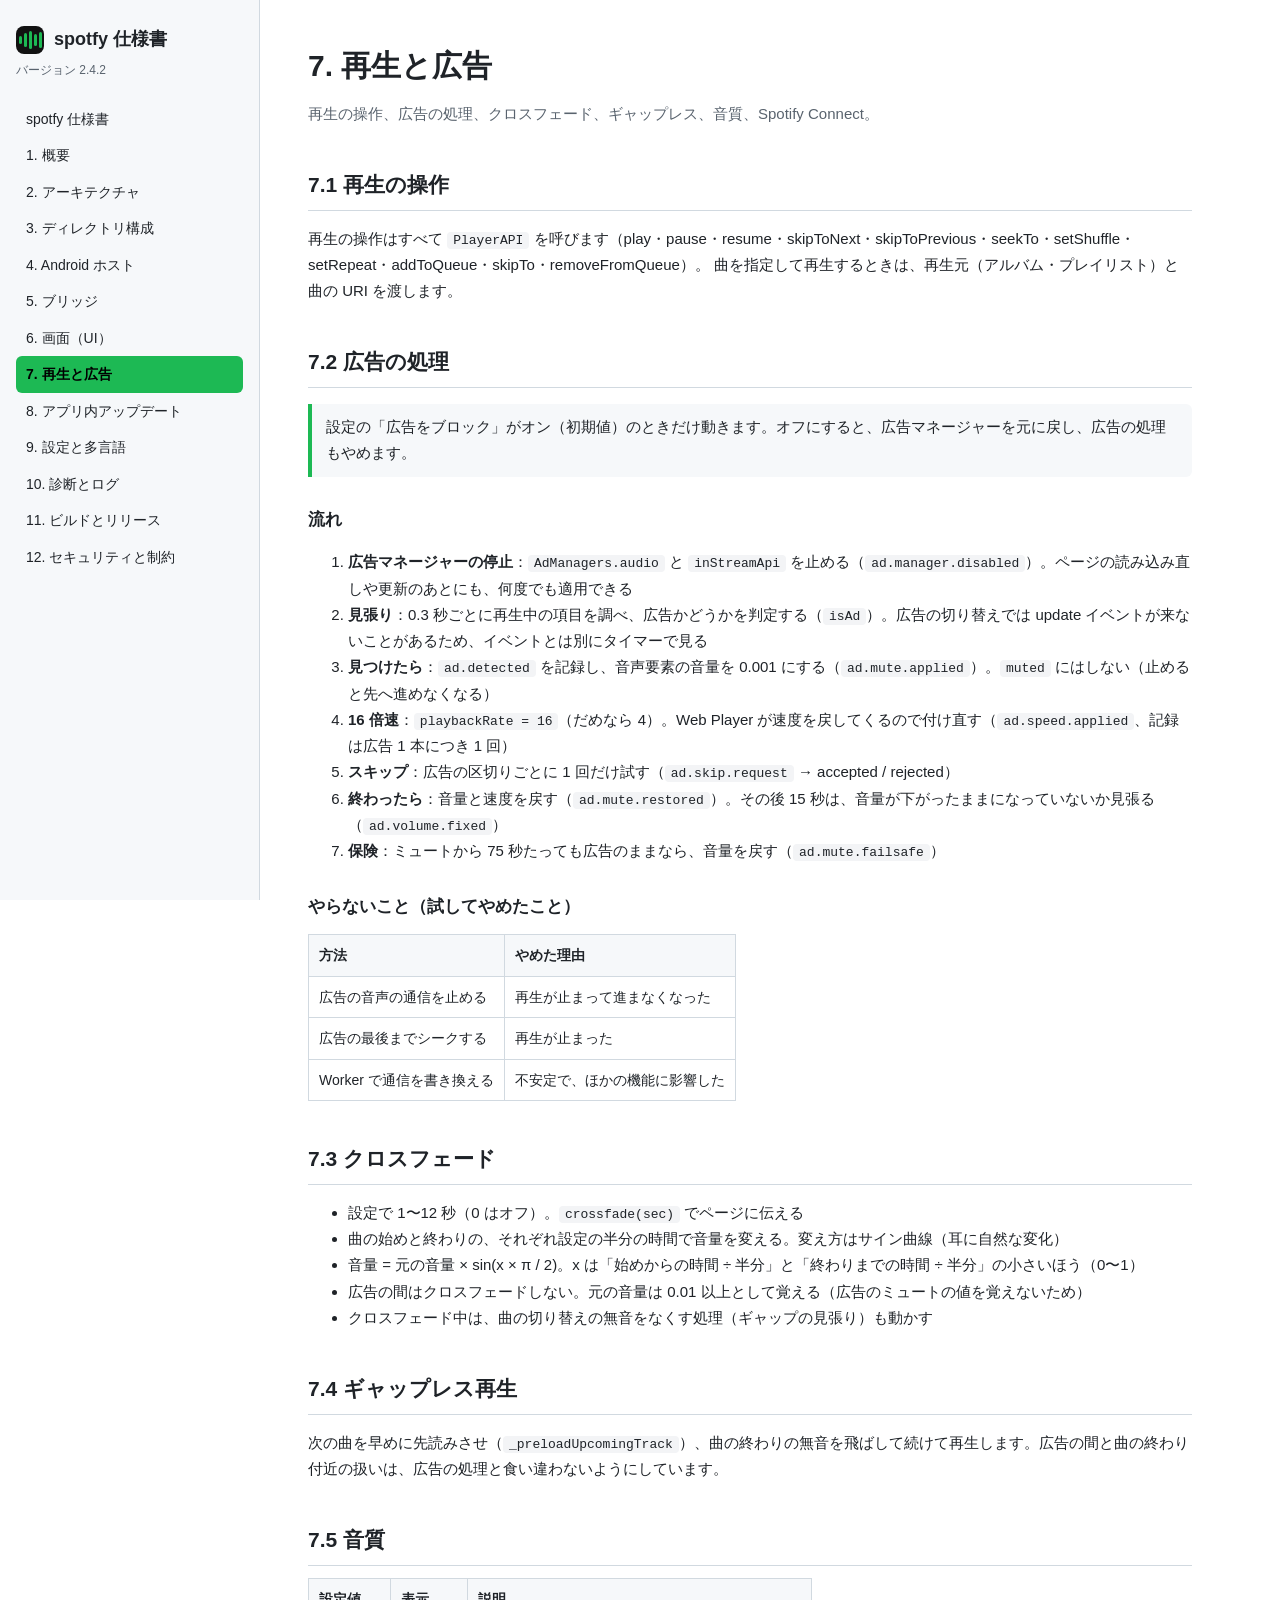
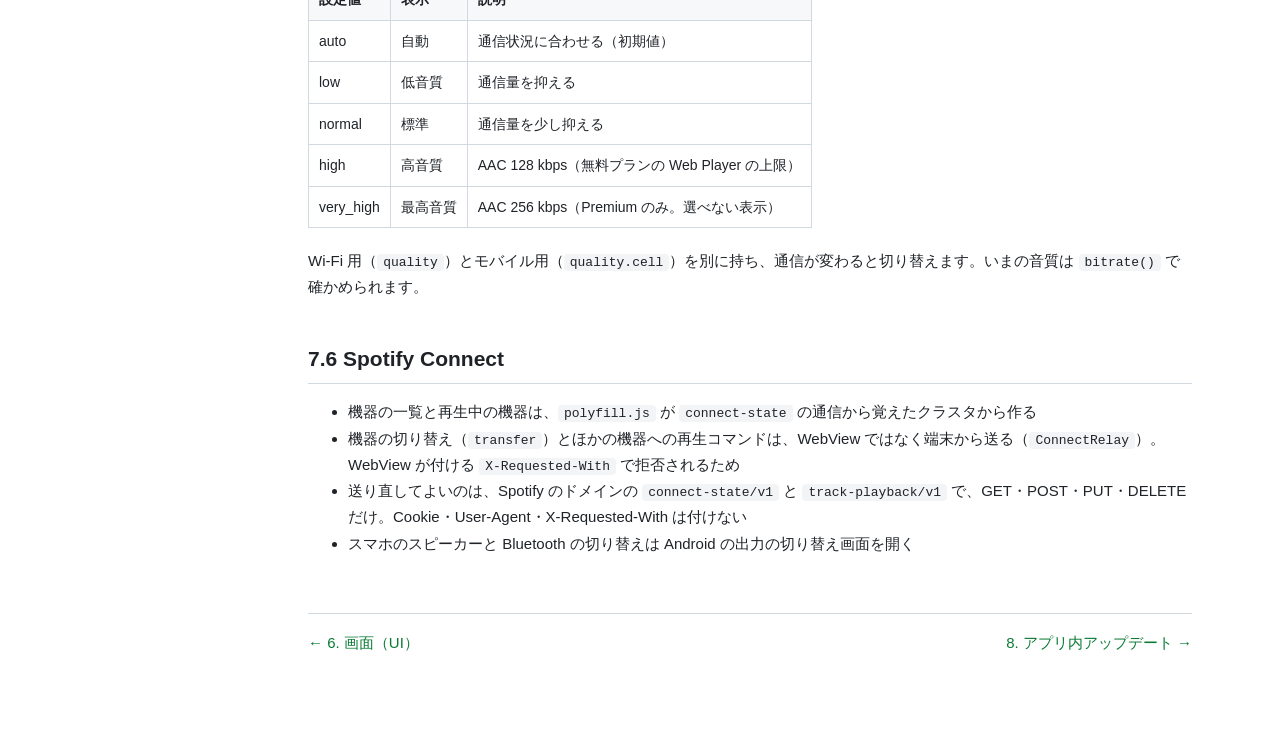
<file: docs/spec/07-playback.html>
<!doctype html>
<html lang="ja">
<head>
<meta charset="utf-8">
<meta name="viewport" content="width=device-width, initial-scale=1">
<title>7. 再生と広告 | spotfy 仕様書</title>
<link rel="stylesheet" href="style.css">
</head>
<body>
<div class="layout">
<nav><div class="brand"><i><b style="height:8px"></b><b style="height:14px"></b><b style="height:18px"></b><b style="height:12px"></b><b style="height:16px"></b></i>spotfy 仕様書</div>
<div class="ver">バージョン 2.4.2</div><ol><li><a href="index.html">spotfy 仕様書</a></li><li><a href="01-overview.html">1. 概要</a></li><li><a href="02-architecture.html">2. アーキテクチャ</a></li><li><a href="03-directory.html">3. ディレクトリ構成</a></li><li><a href="04-android-host.html">4. Android ホスト</a></li><li><a href="05-bridge.html">5. ブリッジ</a></li><li><a href="06-ui.html">6. 画面（UI）</a></li><li><a href="07-playback.html" class="on">7. 再生と広告</a></li><li><a href="08-update.html">8. アプリ内アップデート</a></li><li><a href="09-settings-i18n.html">9. 設定と多言語</a></li><li><a href="10-diagnostics.html">10. 診断とログ</a></li><li><a href="11-build-release.html">11. ビルドとリリース</a></li><li><a href="12-security.html">12. セキュリティと制約</a></li></ol></nav>
<main>
<h1>7. 再生と広告</h1>
<p class="lead">再生の操作、広告の処理、クロスフェード、ギャップレス、音質、Spotify Connect。</p>

<h2>7.1 再生の操作</h2>
<p>再生の操作はすべて <code>PlayerAPI</code> を呼びます（play・pause・resume・skipToNext・skipToPrevious・seekTo・setShuffle・setRepeat・addToQueue・skipTo・removeFromQueue）。
曲を指定して再生するときは、再生元（アルバム・プレイリスト）と曲の URI を渡します。</p>

<h2>7.2 広告の処理</h2>
<div class="note">設定の「広告をブロック」がオン（初期値）のときだけ動きます。オフにすると、広告マネージャーを元に戻し、広告の処理もやめます。</div>
<h3>流れ</h3>
<ol>
<li><b>広告マネージャーの停止</b>：<code>AdManagers.audio</code> と <code>inStreamApi</code> を止める（<code>ad.manager.disabled</code>）。ページの読み込み直しや更新のあとにも、何度でも適用できる</li>
<li><b>見張り</b>：0.3 秒ごとに再生中の項目を調べ、広告かどうかを判定する（<code>isAd</code>）。広告の切り替えでは update イベントが来ないことがあるため、イベントとは別にタイマーで見る</li>
<li><b>見つけたら</b>：<code>ad.detected</code> を記録し、音声要素の音量を 0.001 にする（<code>ad.mute.applied</code>）。<code>muted</code> にはしない（止めると先へ進めなくなる）</li>
<li><b>16 倍速</b>：<code>playbackRate = 16</code>（だめなら 4）。Web Player が速度を戻してくるので付け直す（<code>ad.speed.applied</code>、記録は広告 1 本につき 1 回）</li>
<li><b>スキップ</b>：広告の区切りごとに 1 回だけ試す（<code>ad.skip.request</code> → accepted / rejected）</li>
<li><b>終わったら</b>：音量と速度を戻す（<code>ad.mute.restored</code>）。その後 15 秒は、音量が下がったままになっていないか見張る（<code>ad.volume.fixed</code>）</li>
<li><b>保険</b>：ミュートから 75 秒たっても広告のままなら、音量を戻す（<code>ad.mute.failsafe</code>）</li>
</ol>
<h3>やらないこと（試してやめたこと）</h3>
<table>
<tr><th>方法</th><th>やめた理由</th></tr>
<tr><td>広告の音声の通信を止める</td><td>再生が止まって進まなくなった</td></tr>
<tr><td>広告の最後までシークする</td><td>再生が止まった</td></tr>
<tr><td>Worker で通信を書き換える</td><td>不安定で、ほかの機能に影響した</td></tr>
</table>

<h2>7.3 クロスフェード</h2>
<ul>
<li>設定で 1〜12 秒（0 はオフ）。<code>crossfade(sec)</code> でページに伝える</li>
<li>曲の始めと終わりの、それぞれ設定の半分の時間で音量を変える。変え方はサイン曲線（耳に自然な変化）</li>
<li>音量 = 元の音量 × sin(x × π / 2)。x は「始めからの時間 ÷ 半分」と「終わりまでの時間 ÷ 半分」の小さいほう（0〜1）</li>
<li>広告の間はクロスフェードしない。元の音量は 0.01 以上として覚える（広告のミュートの値を覚えないため）</li>
<li>クロスフェード中は、曲の切り替えの無音をなくす処理（ギャップの見張り）も動かす</li>
</ul>

<h2>7.4 ギャップレス再生</h2>
<p>次の曲を早めに先読みさせ（<code>_preloadUpcomingTrack</code>）、曲の終わりの無音を飛ばして続けて再生します。広告の間と曲の終わり付近の扱いは、広告の処理と食い違わないようにしています。</p>

<h2>7.5 音質</h2>
<table>
<tr><th>設定値</th><th>表示</th><th>説明</th></tr>
<tr><td>auto</td><td>自動</td><td>通信状況に合わせる（初期値）</td></tr>
<tr><td>low</td><td>低音質</td><td>通信量を抑える</td></tr>
<tr><td>normal</td><td>標準</td><td>通信量を少し抑える</td></tr>
<tr><td>high</td><td>高音質</td><td>AAC 128 kbps（無料プランの Web Player の上限）</td></tr>
<tr><td>very_high</td><td>最高音質</td><td>AAC 256 kbps（Premium のみ。選べない表示）</td></tr>
</table>
<p>Wi-Fi 用（<code>quality</code>）とモバイル用（<code>quality.cell</code>）を別に持ち、通信が変わると切り替えます。いまの音質は <code>bitrate()</code> で確かめられます。</p>

<h2>7.6 Spotify Connect</h2>
<ul>
<li>機器の一覧と再生中の機器は、<code>polyfill.js</code> が <code>connect-state</code> の通信から覚えたクラスタから作る</li>
<li>機器の切り替え（<code>transfer</code>）とほかの機器への再生コマンドは、WebView ではなく端末から送る（<code>ConnectRelay</code>）。WebView が付ける <code>X-Requested-With</code> で拒否されるため</li>
<li>送り直してよいのは、Spotify のドメインの <code>connect-state/v1</code> と <code>track-playback/v1</code> で、GET・POST・PUT・DELETE だけ。Cookie・User-Agent・X-Requested-With は付けない</li>
<li>スマホのスピーカーと Bluetooth の切り替えは Android の出力の切り替え画面を開く</li>
</ul>

<div class="pager"><a href="06-ui.html">← 6. 画面（UI）</a><a href="08-update.html">8. アプリ内アップデート →</a></div>
</main>
</div>
</body>
</html>
</file>
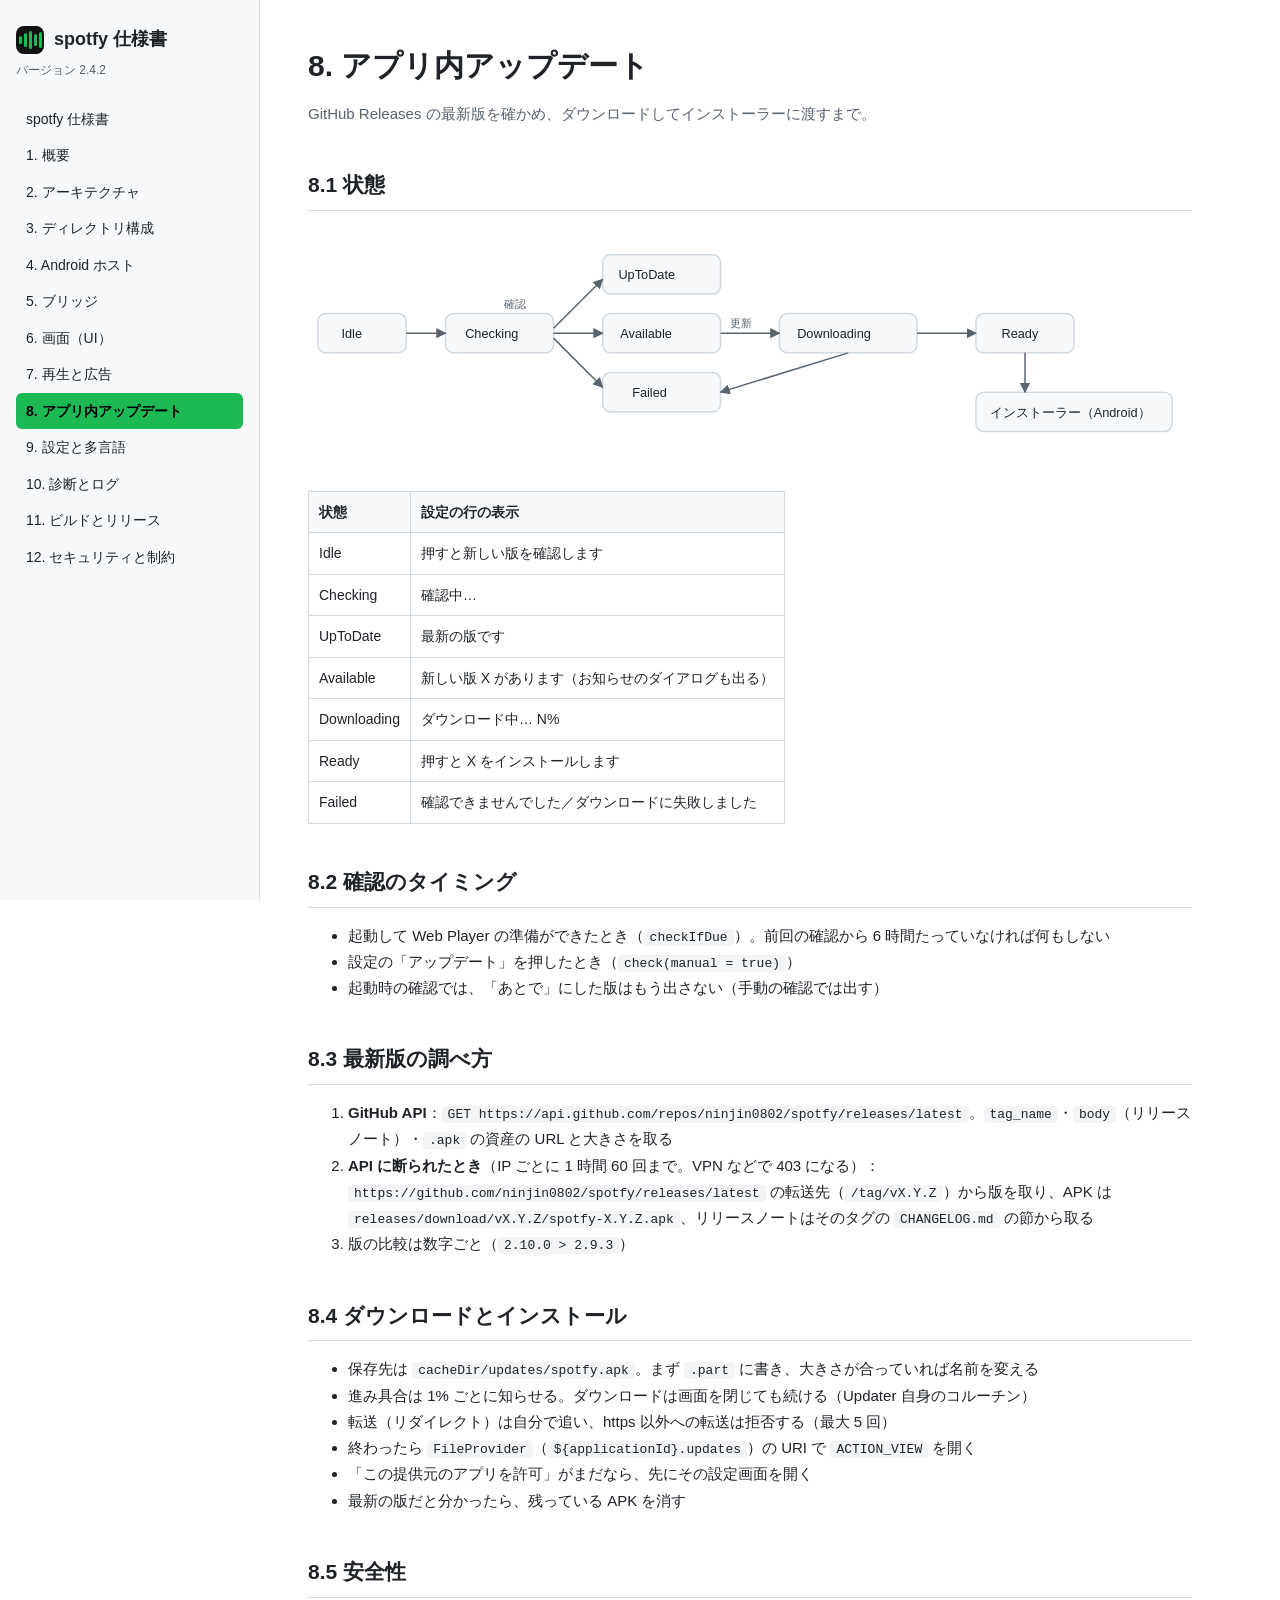
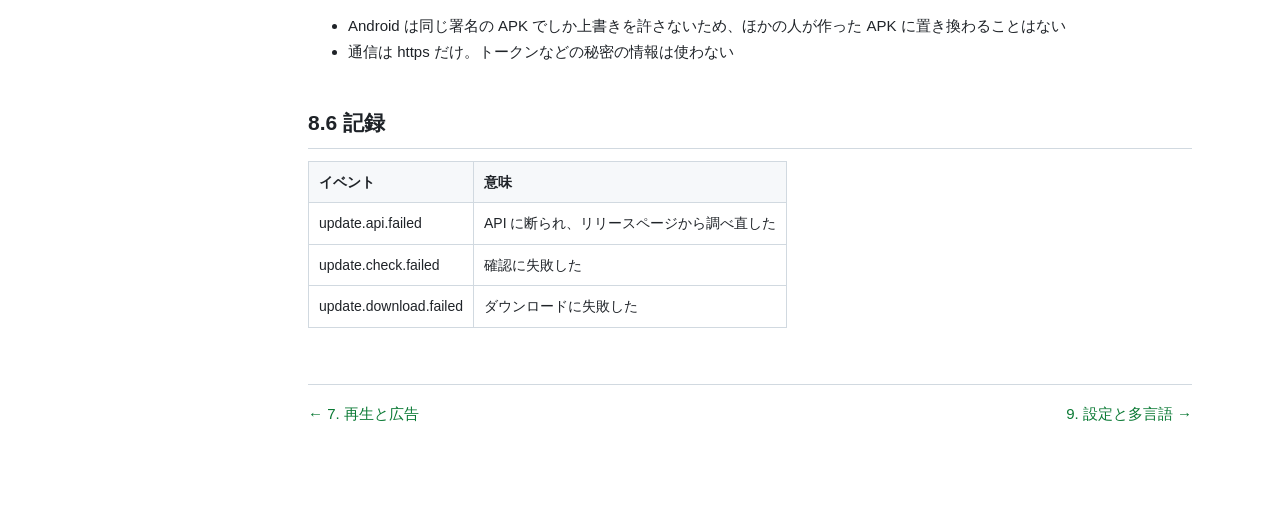
<file: docs/spec/08-update.html>
<!doctype html>
<html lang="ja">
<head>
<meta charset="utf-8">
<meta name="viewport" content="width=device-width, initial-scale=1">
<title>8. アプリ内アップデート | spotfy 仕様書</title>
<link rel="stylesheet" href="style.css">
</head>
<body>
<div class="layout">
<nav><div class="brand"><i><b style="height:8px"></b><b style="height:14px"></b><b style="height:18px"></b><b style="height:12px"></b><b style="height:16px"></b></i>spotfy 仕様書</div>
<div class="ver">バージョン 2.4.2</div><ol><li><a href="index.html">spotfy 仕様書</a></li><li><a href="01-overview.html">1. 概要</a></li><li><a href="02-architecture.html">2. アーキテクチャ</a></li><li><a href="03-directory.html">3. ディレクトリ構成</a></li><li><a href="04-android-host.html">4. Android ホスト</a></li><li><a href="05-bridge.html">5. ブリッジ</a></li><li><a href="06-ui.html">6. 画面（UI）</a></li><li><a href="07-playback.html">7. 再生と広告</a></li><li><a href="08-update.html" class="on">8. アプリ内アップデート</a></li><li><a href="09-settings-i18n.html">9. 設定と多言語</a></li><li><a href="10-diagnostics.html">10. 診断とログ</a></li><li><a href="11-build-release.html">11. ビルドとリリース</a></li><li><a href="12-security.html">12. セキュリティと制約</a></li></ol></nav>
<main>
<h1>8. アプリ内アップデート</h1>
<p class="lead">GitHub Releases の最新版を確かめ、ダウンロードしてインストーラーに渡すまで。</p>

<h2>8.1 状態</h2>
<svg class="diagram" viewBox="0 0 900 220" role="img" aria-label="アップデートの状態遷移">
<defs><marker id="ah" viewBox="0 0 10 10" refX="9" refY="5" markerWidth="7" markerHeight="7" orient="auto"><path d="M0,0 L10,5 L0,10 z" fill="currentColor" style="fill:var(--sub)"/></marker></defs>
<rect class="box" x="10" y="80" width="90" height="40" rx="8"/><text x="34" y="105">Idle</text>
<rect class="box" x="140" y="80" width="110" height="40" rx="8"/><text x="160" y="105">Checking</text>
<rect class="box" x="300" y="20" width="120" height="40" rx="8"/><text x="316" y="45">UpToDate</text>
<rect class="box" x="300" y="80" width="120" height="40" rx="8"/><text x="318" y="105">Available</text>
<rect class="box" x="300" y="140" width="120" height="40" rx="8"/><text x="330" y="165">Failed</text>
<rect class="box" x="480" y="80" width="140" height="40" rx="8"/><text x="498" y="105">Downloading</text>
<rect class="box" x="680" y="80" width="100" height="40" rx="8"/><text x="706" y="105">Ready</text>
<rect class="box" x="680" y="160" width="200" height="40" rx="8"/><text x="694" y="185">インストーラー（Android）</text>
<path class="arrow" d="M100 100 H140"/><path class="arrow" d="M250 95 L300 45"/><path class="arrow" d="M250 100 H300"/><path class="arrow" d="M250 105 L300 155"/>
<path class="arrow" d="M420 100 H480"/><path class="arrow" d="M620 100 H680"/><path class="arrow" d="M730 120 V160"/><path class="arrow" d="M550 120 L420 160"/>
<text x="430" y="94" class="sub">更新</text><text x="200" y="74" class="sub">確認</text>
</svg>
<table>
<tr><th>状態</th><th>設定の行の表示</th></tr>
<tr><td>Idle</td><td>押すと新しい版を確認します</td></tr>
<tr><td>Checking</td><td>確認中…</td></tr>
<tr><td>UpToDate</td><td>最新の版です</td></tr>
<tr><td>Available</td><td>新しい版 X があります（お知らせのダイアログも出る）</td></tr>
<tr><td>Downloading</td><td>ダウンロード中… N%</td></tr>
<tr><td>Ready</td><td>押すと X をインストールします</td></tr>
<tr><td>Failed</td><td>確認できませんでした／ダウンロードに失敗しました</td></tr>
</table>

<h2>8.2 確認のタイミング</h2>
<ul>
<li>起動して Web Player の準備ができたとき（<code>checkIfDue</code>）。前回の確認から 6 時間たっていなければ何もしない</li>
<li>設定の「アップデート」を押したとき（<code>check(manual = true)</code>）</li>
<li>起動時の確認では、「あとで」にした版はもう出さない（手動の確認では出す）</li>
</ul>

<h2>8.3 最新版の調べ方</h2>
<ol>
<li><b>GitHub API</b>：<code>GET https://api.github.com/repos/ninjin0802/spotfy/releases/latest</code>。<code>tag_name</code>・<code>body</code>（リリースノート）・<code>.apk</code> の資産の URL と大きさを取る</li>
<li><b>API に断られたとき</b>（IP ごとに 1 時間 60 回まで。VPN などで 403 になる）：<code>https://github.com/ninjin0802/spotfy/releases/latest</code> の転送先（<code>/tag/vX.Y.Z</code>）から版を取り、APK は <code>releases/download/vX.Y.Z/spotfy-X.Y.Z.apk</code>、リリースノートはそのタグの <code>CHANGELOG.md</code> の節から取る</li>
<li>版の比較は数字ごと（<code>2.10.0 &gt; 2.9.3</code>）</li>
</ol>

<h2>8.4 ダウンロードとインストール</h2>
<ul>
<li>保存先は <code>cacheDir/updates/spotfy.apk</code>。まず <code>.part</code> に書き、大きさが合っていれば名前を変える</li>
<li>進み具合は 1% ごとに知らせる。ダウンロードは画面を閉じても続ける（Updater 自身のコルーチン）</li>
<li>転送（リダイレクト）は自分で追い、https 以外への転送は拒否する（最大 5 回）</li>
<li>終わったら <code>FileProvider</code>（<code>${applicationId}.updates</code>）の URI で <code>ACTION_VIEW</code> を開く</li>
<li>「この提供元のアプリを許可」がまだなら、先にその設定画面を開く</li>
<li>最新の版だと分かったら、残っている APK を消す</li>
</ul>

<h2>8.5 安全性</h2>
<ul>
<li>Android は同じ署名の APK でしか上書きを許さないため、ほかの人が作った APK に置き換わることはない</li>
<li>通信は https だけ。トークンなどの秘密の情報は使わない</li>
</ul>

<h2>8.6 記録</h2>
<table>
<tr><th>イベント</th><th>意味</th></tr>
<tr><td>update.api.failed</td><td>API に断られ、リリースページから調べ直した</td></tr>
<tr><td>update.check.failed</td><td>確認に失敗した</td></tr>
<tr><td>update.download.failed</td><td>ダウンロードに失敗した</td></tr>
</table>

<div class="pager"><a href="07-playback.html">← 7. 再生と広告</a><a href="09-settings-i18n.html">9. 設定と多言語 →</a></div>
</main>
</div>
</body>
</html>
</file>
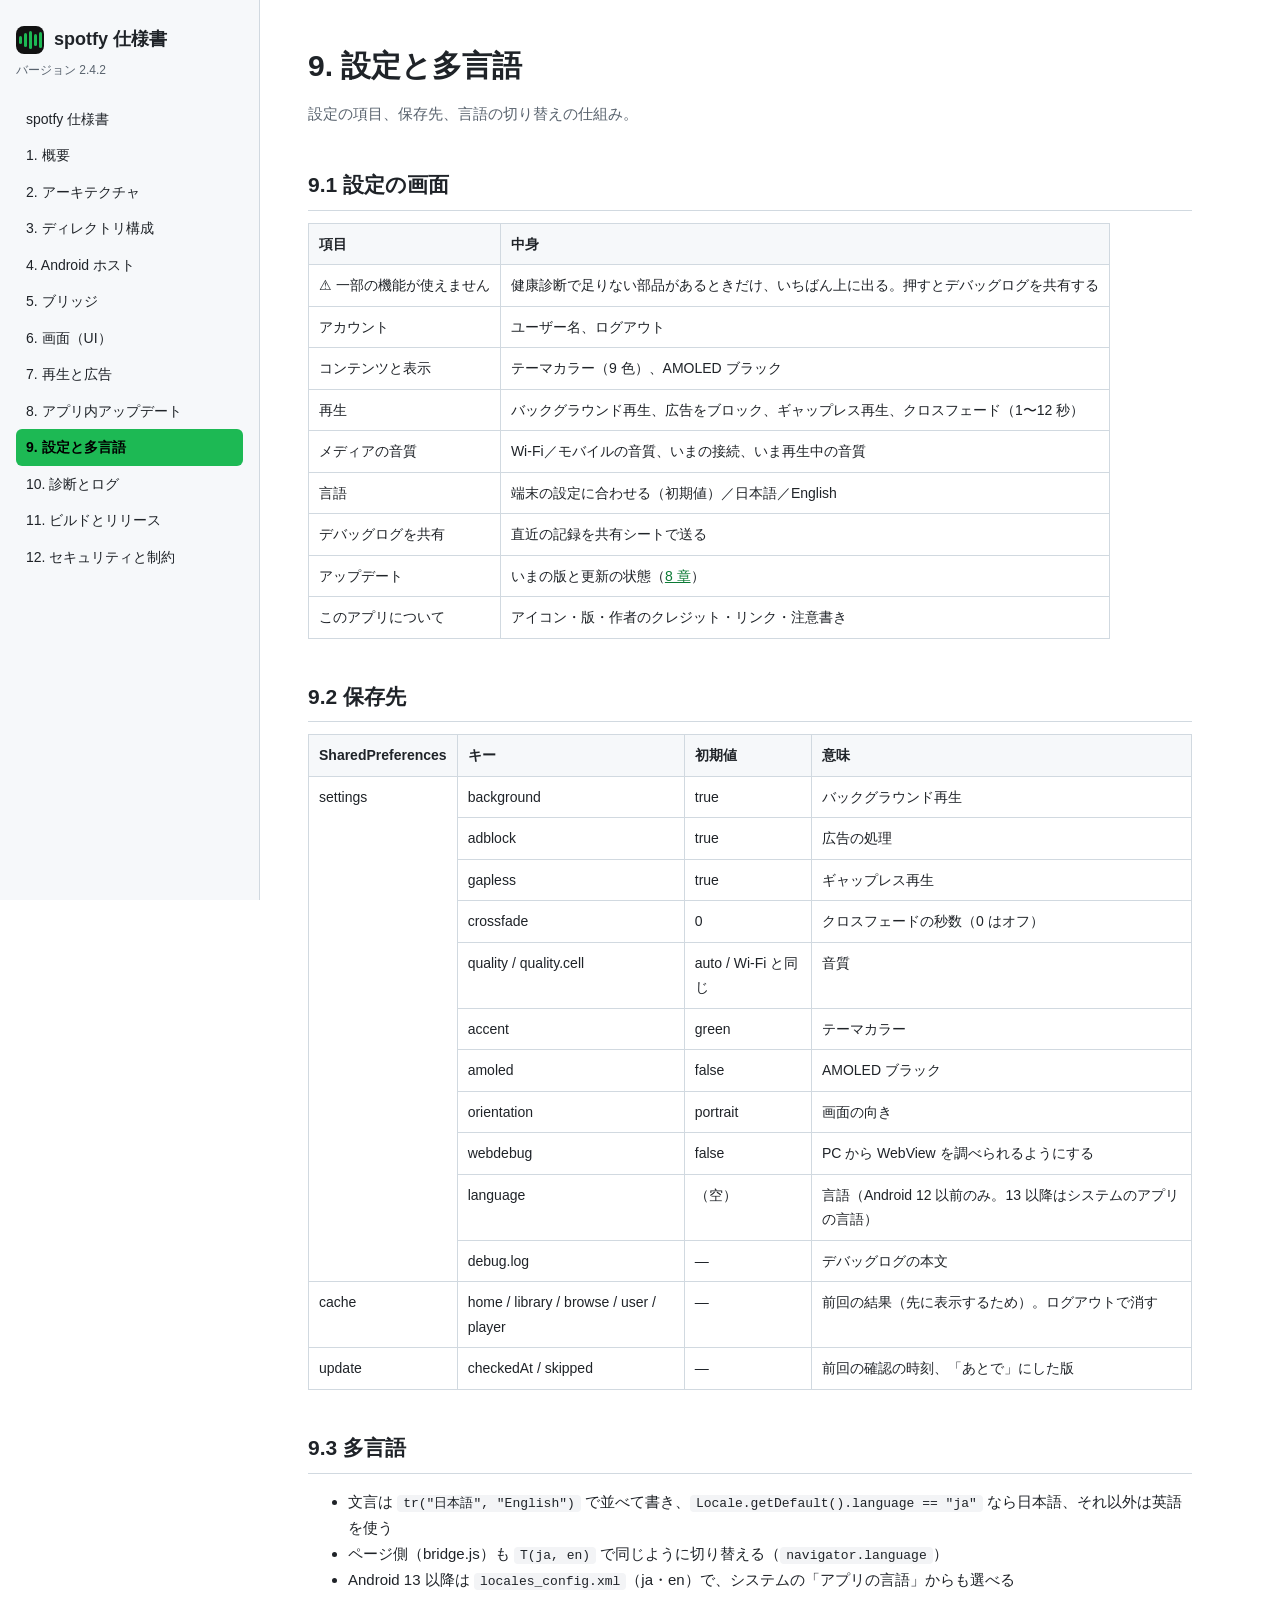
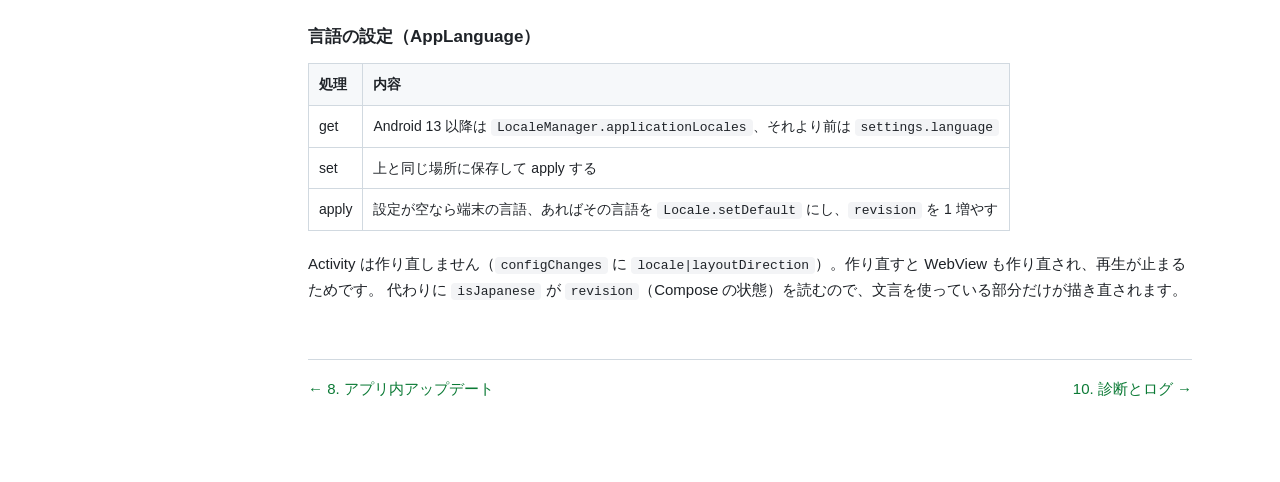
<file: docs/spec/09-settings-i18n.html>
<!doctype html>
<html lang="ja">
<head>
<meta charset="utf-8">
<meta name="viewport" content="width=device-width, initial-scale=1">
<title>9. 設定と多言語 | spotfy 仕様書</title>
<link rel="stylesheet" href="style.css">
</head>
<body>
<div class="layout">
<nav><div class="brand"><i><b style="height:8px"></b><b style="height:14px"></b><b style="height:18px"></b><b style="height:12px"></b><b style="height:16px"></b></i>spotfy 仕様書</div>
<div class="ver">バージョン 2.4.2</div><ol><li><a href="index.html">spotfy 仕様書</a></li><li><a href="01-overview.html">1. 概要</a></li><li><a href="02-architecture.html">2. アーキテクチャ</a></li><li><a href="03-directory.html">3. ディレクトリ構成</a></li><li><a href="04-android-host.html">4. Android ホスト</a></li><li><a href="05-bridge.html">5. ブリッジ</a></li><li><a href="06-ui.html">6. 画面（UI）</a></li><li><a href="07-playback.html">7. 再生と広告</a></li><li><a href="08-update.html">8. アプリ内アップデート</a></li><li><a href="09-settings-i18n.html" class="on">9. 設定と多言語</a></li><li><a href="10-diagnostics.html">10. 診断とログ</a></li><li><a href="11-build-release.html">11. ビルドとリリース</a></li><li><a href="12-security.html">12. セキュリティと制約</a></li></ol></nav>
<main>
<h1>9. 設定と多言語</h1>
<p class="lead">設定の項目、保存先、言語の切り替えの仕組み。</p>

<h2>9.1 設定の画面</h2>
<table>
<tr><th>項目</th><th>中身</th></tr>
<tr><td>⚠ 一部の機能が使えません</td><td>健康診断で足りない部品があるときだけ、いちばん上に出る。押すとデバッグログを共有する</td></tr>
<tr><td>アカウント</td><td>ユーザー名、ログアウト</td></tr>
<tr><td>コンテンツと表示</td><td>テーマカラー（9 色）、AMOLED ブラック</td></tr>
<tr><td>再生</td><td>バックグラウンド再生、広告をブロック、ギャップレス再生、クロスフェード（1〜12 秒）</td></tr>
<tr><td>メディアの音質</td><td>Wi-Fi／モバイルの音質、いまの接続、いま再生中の音質</td></tr>
<tr><td>言語</td><td>端末の設定に合わせる（初期値）／日本語／English</td></tr>
<tr><td>デバッグログを共有</td><td>直近の記録を共有シートで送る</td></tr>
<tr><td>アップデート</td><td>いまの版と更新の状態（<a href="08-update.html">8 章</a>）</td></tr>
<tr><td>このアプリについて</td><td>アイコン・版・作者のクレジット・リンク・注意書き</td></tr>
</table>

<h2>9.2 保存先</h2>
<table>
<tr><th>SharedPreferences</th><th>キー</th><th>初期値</th><th>意味</th></tr>
<tr><td rowspan="11">settings</td><td>background</td><td>true</td><td>バックグラウンド再生</td></tr>
<tr><td>adblock</td><td>true</td><td>広告の処理</td></tr>
<tr><td>gapless</td><td>true</td><td>ギャップレス再生</td></tr>
<tr><td>crossfade</td><td>0</td><td>クロスフェードの秒数（0 はオフ）</td></tr>
<tr><td>quality / quality.cell</td><td>auto / Wi-Fi と同じ</td><td>音質</td></tr>
<tr><td>accent</td><td>green</td><td>テーマカラー</td></tr>
<tr><td>amoled</td><td>false</td><td>AMOLED ブラック</td></tr>
<tr><td>orientation</td><td>portrait</td><td>画面の向き</td></tr>
<tr><td>webdebug</td><td>false</td><td>PC から WebView を調べられるようにする</td></tr>
<tr><td>language</td><td>（空）</td><td>言語（Android 12 以前のみ。13 以降はシステムのアプリの言語）</td></tr>
<tr><td>debug.log</td><td>—</td><td>デバッグログの本文</td></tr>
<tr><td>cache</td><td>home / library / browse / user / player</td><td>—</td><td>前回の結果（先に表示するため）。ログアウトで消す</td></tr>
<tr><td>update</td><td>checkedAt / skipped</td><td>—</td><td>前回の確認の時刻、「あとで」にした版</td></tr>
</table>

<h2>9.3 多言語</h2>
<ul>
<li>文言は <code>tr("日本語", "English")</code> で並べて書き、<code>Locale.getDefault().language == "ja"</code> なら日本語、それ以外は英語を使う</li>
<li>ページ側（bridge.js）も <code>T(ja, en)</code> で同じように切り替える（<code>navigator.language</code>）</li>
<li>Android 13 以降は <code>locales_config.xml</code>（ja・en）で、システムの「アプリの言語」からも選べる</li>
</ul>
<h3>言語の設定（AppLanguage）</h3>
<table>
<tr><th>処理</th><th>内容</th></tr>
<tr><td>get</td><td>Android 13 以降は <code>LocaleManager.applicationLocales</code>、それより前は <code>settings.language</code></td></tr>
<tr><td>set</td><td>上と同じ場所に保存して apply する</td></tr>
<tr><td>apply</td><td>設定が空なら端末の言語、あればその言語を <code>Locale.setDefault</code> にし、<code>revision</code> を 1 増やす</td></tr>
</table>
<p>Activity は作り直しません（<code>configChanges</code> に <code>locale|layoutDirection</code>）。作り直すと WebView も作り直され、再生が止まるためです。
代わりに <code>isJapanese</code> が <code>revision</code>（Compose の状態）を読むので、文言を使っている部分だけが描き直されます。</p>

<div class="pager"><a href="08-update.html">← 8. アプリ内アップデート</a><a href="10-diagnostics.html">10. 診断とログ →</a></div>
</main>
</div>
</body>
</html>
</file>
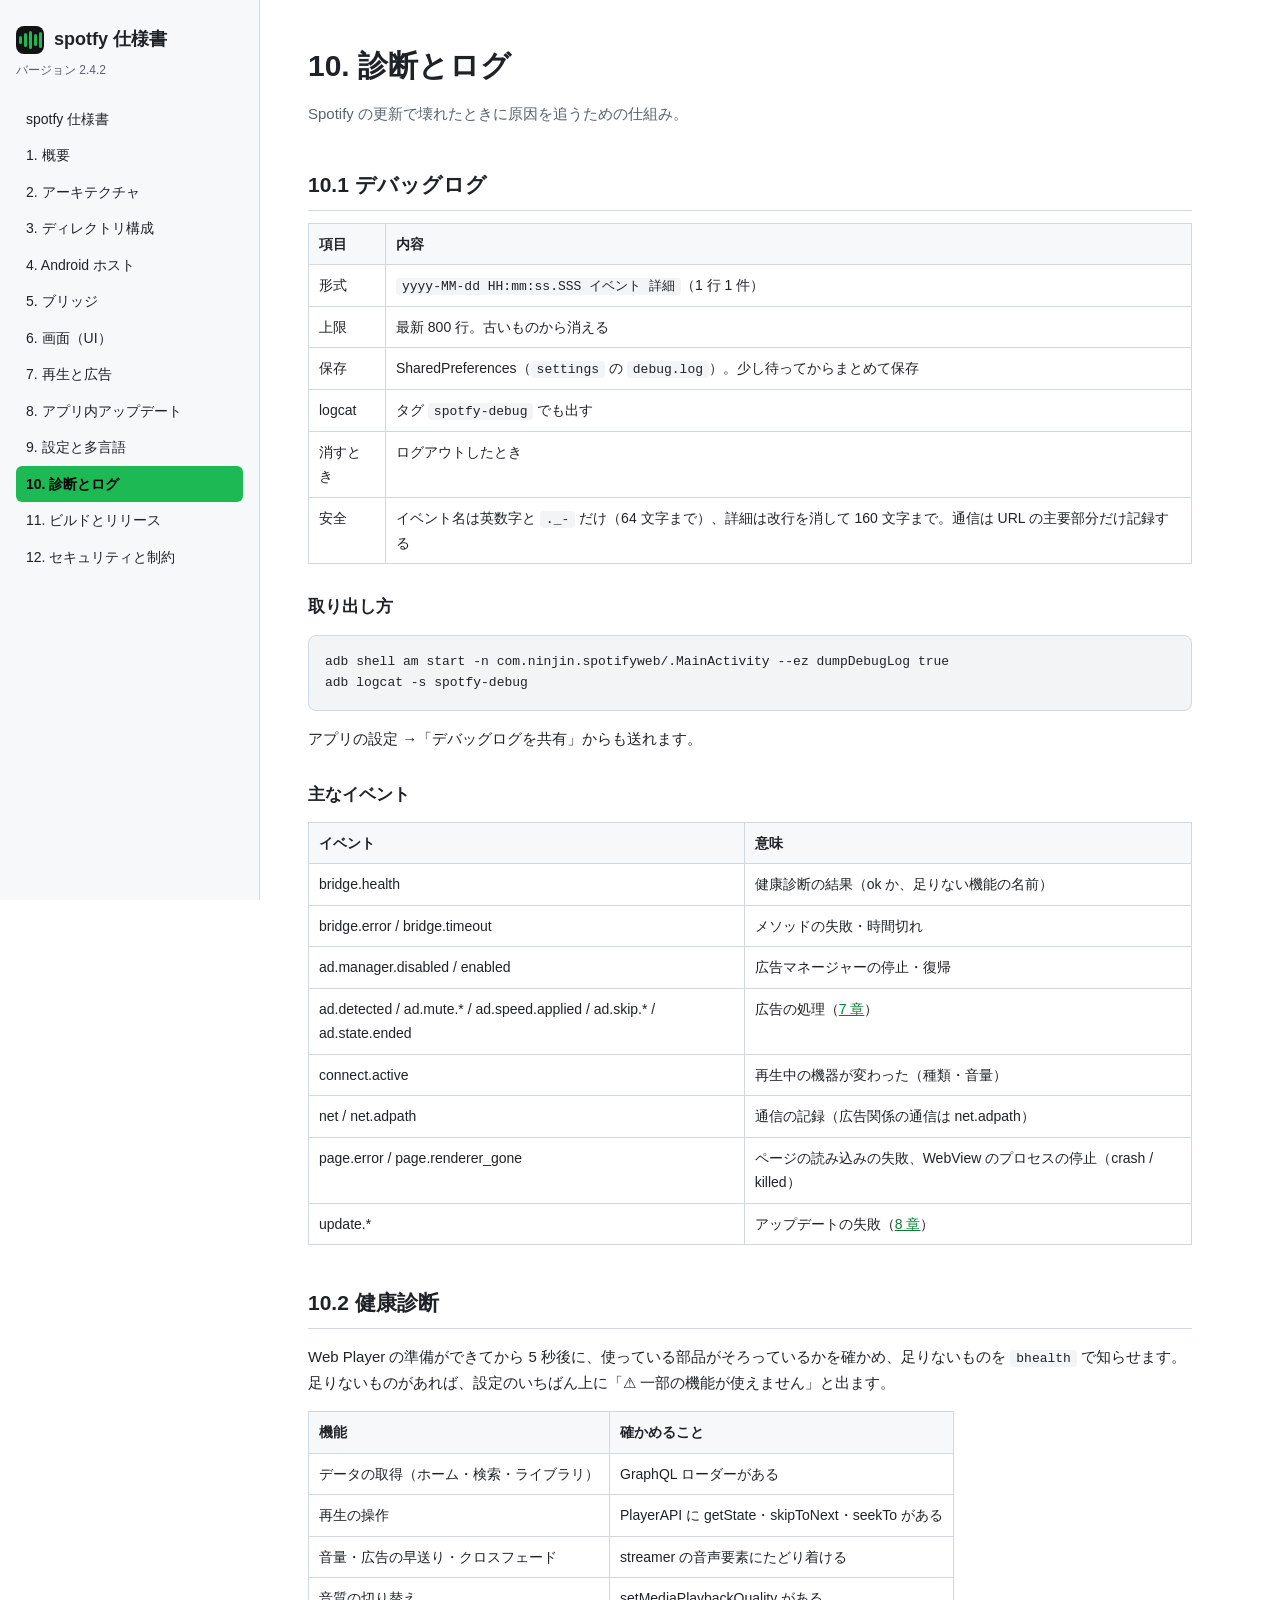
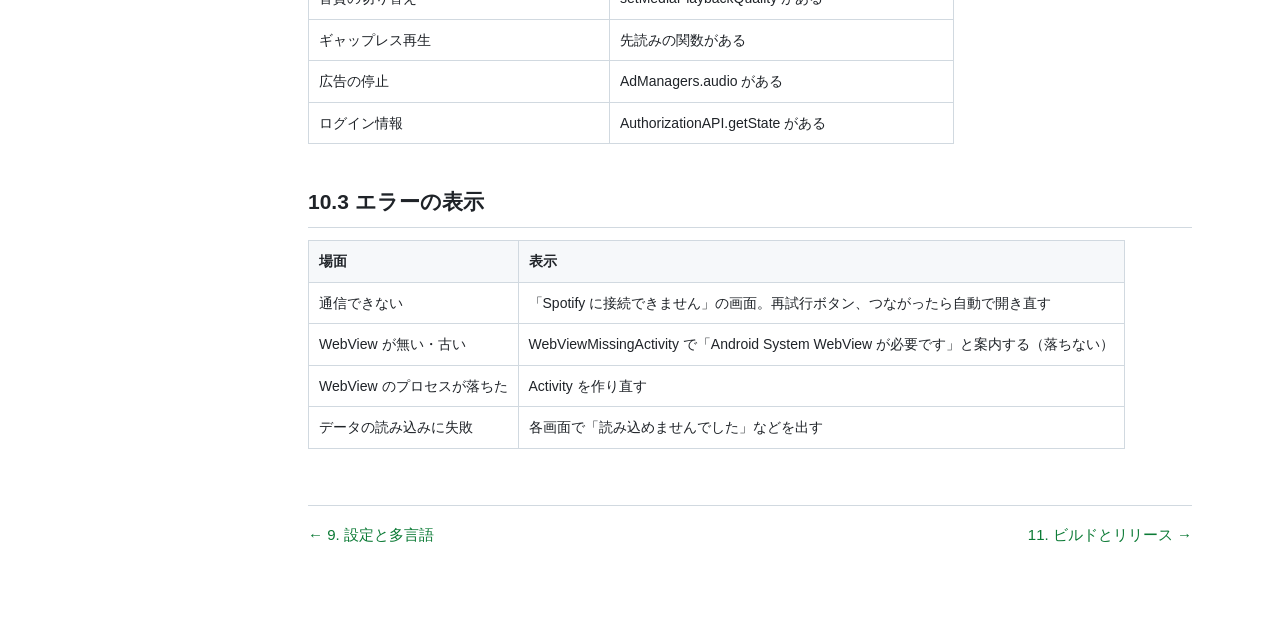
<file: docs/spec/10-diagnostics.html>
<!doctype html>
<html lang="ja">
<head>
<meta charset="utf-8">
<meta name="viewport" content="width=device-width, initial-scale=1">
<title>10. 診断とログ | spotfy 仕様書</title>
<link rel="stylesheet" href="style.css">
</head>
<body>
<div class="layout">
<nav><div class="brand"><i><b style="height:8px"></b><b style="height:14px"></b><b style="height:18px"></b><b style="height:12px"></b><b style="height:16px"></b></i>spotfy 仕様書</div>
<div class="ver">バージョン 2.4.2</div><ol><li><a href="index.html">spotfy 仕様書</a></li><li><a href="01-overview.html">1. 概要</a></li><li><a href="02-architecture.html">2. アーキテクチャ</a></li><li><a href="03-directory.html">3. ディレクトリ構成</a></li><li><a href="04-android-host.html">4. Android ホスト</a></li><li><a href="05-bridge.html">5. ブリッジ</a></li><li><a href="06-ui.html">6. 画面（UI）</a></li><li><a href="07-playback.html">7. 再生と広告</a></li><li><a href="08-update.html">8. アプリ内アップデート</a></li><li><a href="09-settings-i18n.html">9. 設定と多言語</a></li><li><a href="10-diagnostics.html" class="on">10. 診断とログ</a></li><li><a href="11-build-release.html">11. ビルドとリリース</a></li><li><a href="12-security.html">12. セキュリティと制約</a></li></ol></nav>
<main>
<h1>10. 診断とログ</h1>
<p class="lead">Spotify の更新で壊れたときに原因を追うための仕組み。</p>

<h2>10.1 デバッグログ</h2>
<table>
<tr><th>項目</th><th>内容</th></tr>
<tr><td>形式</td><td><code>yyyy-MM-dd HH:mm:ss.SSS イベント 詳細</code>（1 行 1 件）</td></tr>
<tr><td>上限</td><td>最新 800 行。古いものから消える</td></tr>
<tr><td>保存</td><td>SharedPreferences（<code>settings</code> の <code>debug.log</code>）。少し待ってからまとめて保存</td></tr>
<tr><td>logcat</td><td>タグ <code>spotfy-debug</code> でも出す</td></tr>
<tr><td>消すとき</td><td>ログアウトしたとき</td></tr>
<tr><td>安全</td><td>イベント名は英数字と <code>._-</code> だけ（64 文字まで）、詳細は改行を消して 160 文字まで。通信は URL の主要部分だけ記録する</td></tr>
</table>

<h3>取り出し方</h3>
<pre><code>adb shell am start -n com.ninjin.spotifyweb/.MainActivity --ez dumpDebugLog true
adb logcat -s spotfy-debug</code></pre>
<p>アプリの設定 →「デバッグログを共有」からも送れます。</p>

<h3>主なイベント</h3>
<table>
<tr><th>イベント</th><th>意味</th></tr>
<tr><td>bridge.health</td><td>健康診断の結果（ok か、足りない機能の名前）</td></tr>
<tr><td>bridge.error / bridge.timeout</td><td>メソッドの失敗・時間切れ</td></tr>
<tr><td>ad.manager.disabled / enabled</td><td>広告マネージャーの停止・復帰</td></tr>
<tr><td>ad.detected / ad.mute.* / ad.speed.applied / ad.skip.* / ad.state.ended</td><td>広告の処理（<a href="07-playback.html">7 章</a>）</td></tr>
<tr><td>connect.active</td><td>再生中の機器が変わった（種類・音量）</td></tr>
<tr><td>net / net.adpath</td><td>通信の記録（広告関係の通信は net.adpath）</td></tr>
<tr><td>page.error / page.renderer_gone</td><td>ページの読み込みの失敗、WebView のプロセスの停止（crash / killed）</td></tr>
<tr><td>update.*</td><td>アップデートの失敗（<a href="08-update.html">8 章</a>）</td></tr>
</table>

<h2>10.2 健康診断</h2>
<p>Web Player の準備ができてから 5 秒後に、使っている部品がそろっているかを確かめ、足りないものを <code>bhealth</code> で知らせます。足りないものがあれば、設定のいちばん上に「⚠ 一部の機能が使えません」と出ます。</p>
<table>
<tr><th>機能</th><th>確かめること</th></tr>
<tr><td>データの取得（ホーム・検索・ライブラリ）</td><td>GraphQL ローダーがある</td></tr>
<tr><td>再生の操作</td><td>PlayerAPI に getState・skipToNext・seekTo がある</td></tr>
<tr><td>音量・広告の早送り・クロスフェード</td><td>streamer の音声要素にたどり着ける</td></tr>
<tr><td>音質の切り替え</td><td>setMediaPlaybackQuality がある</td></tr>
<tr><td>ギャップレス再生</td><td>先読みの関数がある</td></tr>
<tr><td>広告の停止</td><td>AdManagers.audio がある</td></tr>
<tr><td>ログイン情報</td><td>AuthorizationAPI.getState がある</td></tr>
</table>

<h2>10.3 エラーの表示</h2>
<table>
<tr><th>場面</th><th>表示</th></tr>
<tr><td>通信できない</td><td>「Spotify に接続できません」の画面。再試行ボタン、つながったら自動で開き直す</td></tr>
<tr><td>WebView が無い・古い</td><td>WebViewMissingActivity で「Android System WebView が必要です」と案内する（落ちない）</td></tr>
<tr><td>WebView のプロセスが落ちた</td><td>Activity を作り直す</td></tr>
<tr><td>データの読み込みに失敗</td><td>各画面で「読み込めませんでした」などを出す</td></tr>
</table>

<div class="pager"><a href="09-settings-i18n.html">← 9. 設定と多言語</a><a href="11-build-release.html">11. ビルドとリリース →</a></div>
</main>
</div>
</body>
</html>
</file>
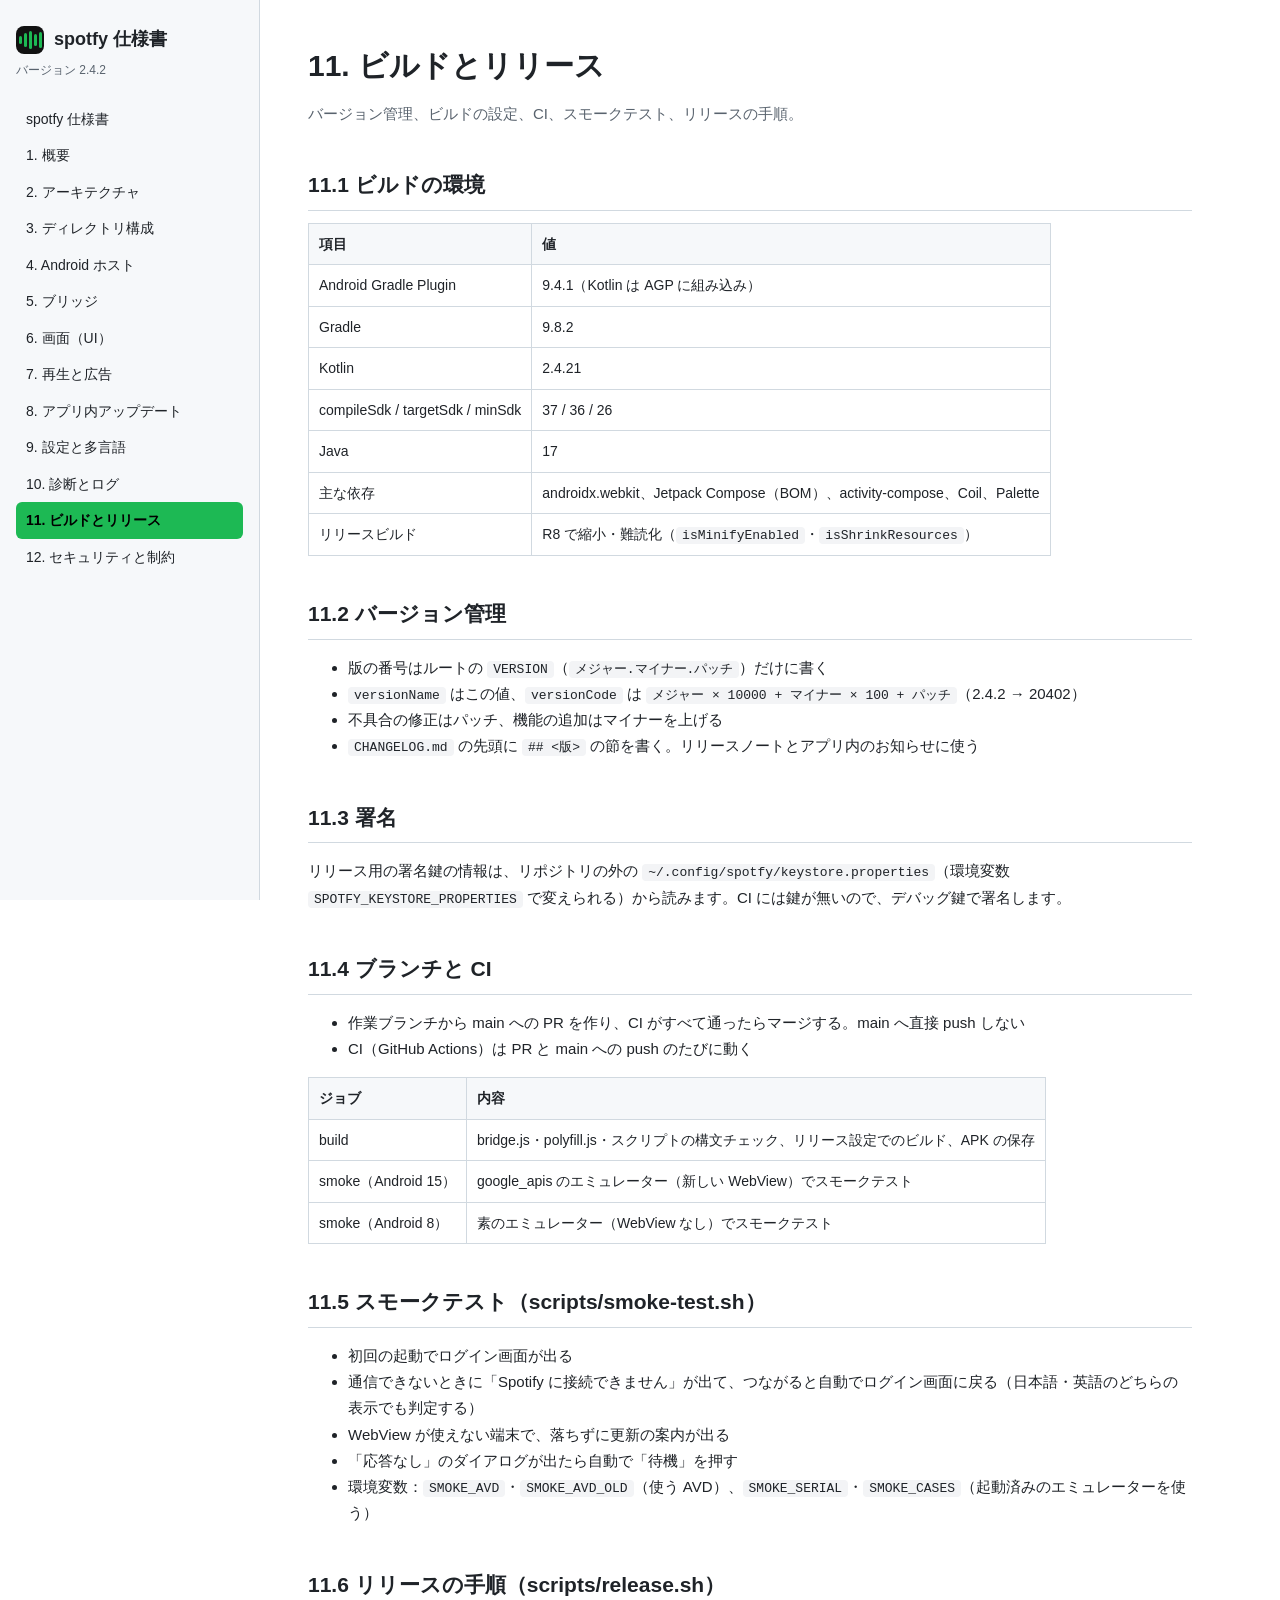
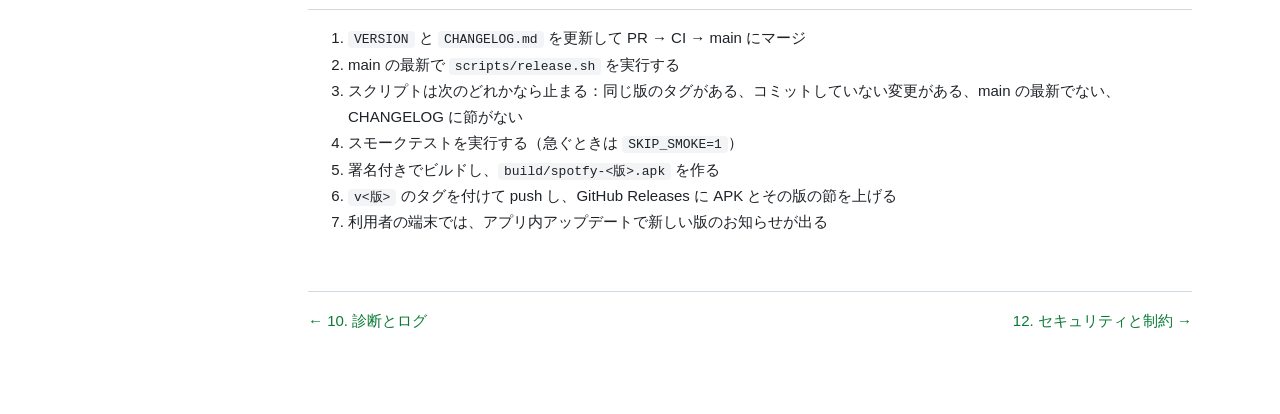
<file: docs/spec/11-build-release.html>
<!doctype html>
<html lang="ja">
<head>
<meta charset="utf-8">
<meta name="viewport" content="width=device-width, initial-scale=1">
<title>11. ビルドとリリース | spotfy 仕様書</title>
<link rel="stylesheet" href="style.css">
</head>
<body>
<div class="layout">
<nav><div class="brand"><i><b style="height:8px"></b><b style="height:14px"></b><b style="height:18px"></b><b style="height:12px"></b><b style="height:16px"></b></i>spotfy 仕様書</div>
<div class="ver">バージョン 2.4.2</div><ol><li><a href="index.html">spotfy 仕様書</a></li><li><a href="01-overview.html">1. 概要</a></li><li><a href="02-architecture.html">2. アーキテクチャ</a></li><li><a href="03-directory.html">3. ディレクトリ構成</a></li><li><a href="04-android-host.html">4. Android ホスト</a></li><li><a href="05-bridge.html">5. ブリッジ</a></li><li><a href="06-ui.html">6. 画面（UI）</a></li><li><a href="07-playback.html">7. 再生と広告</a></li><li><a href="08-update.html">8. アプリ内アップデート</a></li><li><a href="09-settings-i18n.html">9. 設定と多言語</a></li><li><a href="10-diagnostics.html">10. 診断とログ</a></li><li><a href="11-build-release.html" class="on">11. ビルドとリリース</a></li><li><a href="12-security.html">12. セキュリティと制約</a></li></ol></nav>
<main>
<h1>11. ビルドとリリース</h1>
<p class="lead">バージョン管理、ビルドの設定、CI、スモークテスト、リリースの手順。</p>

<h2>11.1 ビルドの環境</h2>
<table>
<tr><th>項目</th><th>値</th></tr>
<tr><td>Android Gradle Plugin</td><td>9.4.1（Kotlin は AGP に組み込み）</td></tr>
<tr><td>Gradle</td><td>9.8.2</td></tr>
<tr><td>Kotlin</td><td>2.4.21</td></tr>
<tr><td>compileSdk / targetSdk / minSdk</td><td>37 / 36 / 26</td></tr>
<tr><td>Java</td><td>17</td></tr>
<tr><td>主な依存</td><td>androidx.webkit、Jetpack Compose（BOM）、activity-compose、Coil、Palette</td></tr>
<tr><td>リリースビルド</td><td>R8 で縮小・難読化（<code>isMinifyEnabled</code>・<code>isShrinkResources</code>）</td></tr>
</table>

<h2>11.2 バージョン管理</h2>
<ul>
<li>版の番号はルートの <code>VERSION</code>（<code>メジャー.マイナー.パッチ</code>）だけに書く</li>
<li><code>versionName</code> はこの値、<code>versionCode</code> は <code>メジャー × 10000 + マイナー × 100 + パッチ</code>（2.4.2 → 20402）</li>
<li>不具合の修正はパッチ、機能の追加はマイナーを上げる</li>
<li><code>CHANGELOG.md</code> の先頭に <code>## &lt;版&gt;</code> の節を書く。リリースノートとアプリ内のお知らせに使う</li>
</ul>

<h2>11.3 署名</h2>
<p>リリース用の署名鍵の情報は、リポジトリの外の <code>~/.config/spotfy/keystore.properties</code>（環境変数 <code>SPOTFY_KEYSTORE_PROPERTIES</code> で変えられる）から読みます。CI には鍵が無いので、デバッグ鍵で署名します。</p>

<h2>11.4 ブランチと CI</h2>
<ul>
<li>作業ブランチから main への PR を作り、CI がすべて通ったらマージする。main へ直接 push しない</li>
<li>CI（GitHub Actions）は PR と main への push のたびに動く</li>
</ul>
<table>
<tr><th>ジョブ</th><th>内容</th></tr>
<tr><td>build</td><td>bridge.js・polyfill.js・スクリプトの構文チェック、リリース設定でのビルド、APK の保存</td></tr>
<tr><td>smoke（Android 15）</td><td>google_apis のエミュレーター（新しい WebView）でスモークテスト</td></tr>
<tr><td>smoke（Android 8）</td><td>素のエミュレーター（WebView なし）でスモークテスト</td></tr>
</table>

<h2>11.5 スモークテスト（scripts/smoke-test.sh）</h2>
<ul>
<li>初回の起動でログイン画面が出る</li>
<li>通信できないときに「Spotify に接続できません」が出て、つながると自動でログイン画面に戻る（日本語・英語のどちらの表示でも判定する）</li>
<li>WebView が使えない端末で、落ちずに更新の案内が出る</li>
<li>「応答なし」のダイアログが出たら自動で「待機」を押す</li>
<li>環境変数：<code>SMOKE_AVD</code>・<code>SMOKE_AVD_OLD</code>（使う AVD）、<code>SMOKE_SERIAL</code>・<code>SMOKE_CASES</code>（起動済みのエミュレーターを使う）</li>
</ul>

<h2>11.6 リリースの手順（scripts/release.sh）</h2>
<ol>
<li><code>VERSION</code> と <code>CHANGELOG.md</code> を更新して PR → CI → main にマージ</li>
<li>main の最新で <code>scripts/release.sh</code> を実行する</li>
<li>スクリプトは次のどれかなら止まる：同じ版のタグがある、コミットしていない変更がある、main の最新でない、CHANGELOG に節がない</li>
<li>スモークテストを実行する（急ぐときは <code>SKIP_SMOKE=1</code>）</li>
<li>署名付きでビルドし、<code>build/spotfy-&lt;版&gt;.apk</code> を作る</li>
<li><code>v&lt;版&gt;</code> のタグを付けて push し、GitHub Releases に APK とその版の節を上げる</li>
<li>利用者の端末では、アプリ内アップデートで新しい版のお知らせが出る</li>
</ol>

<div class="pager"><a href="10-diagnostics.html">← 10. 診断とログ</a><a href="12-security.html">12. セキュリティと制約 →</a></div>
</main>
</div>
</body>
</html>
</file>
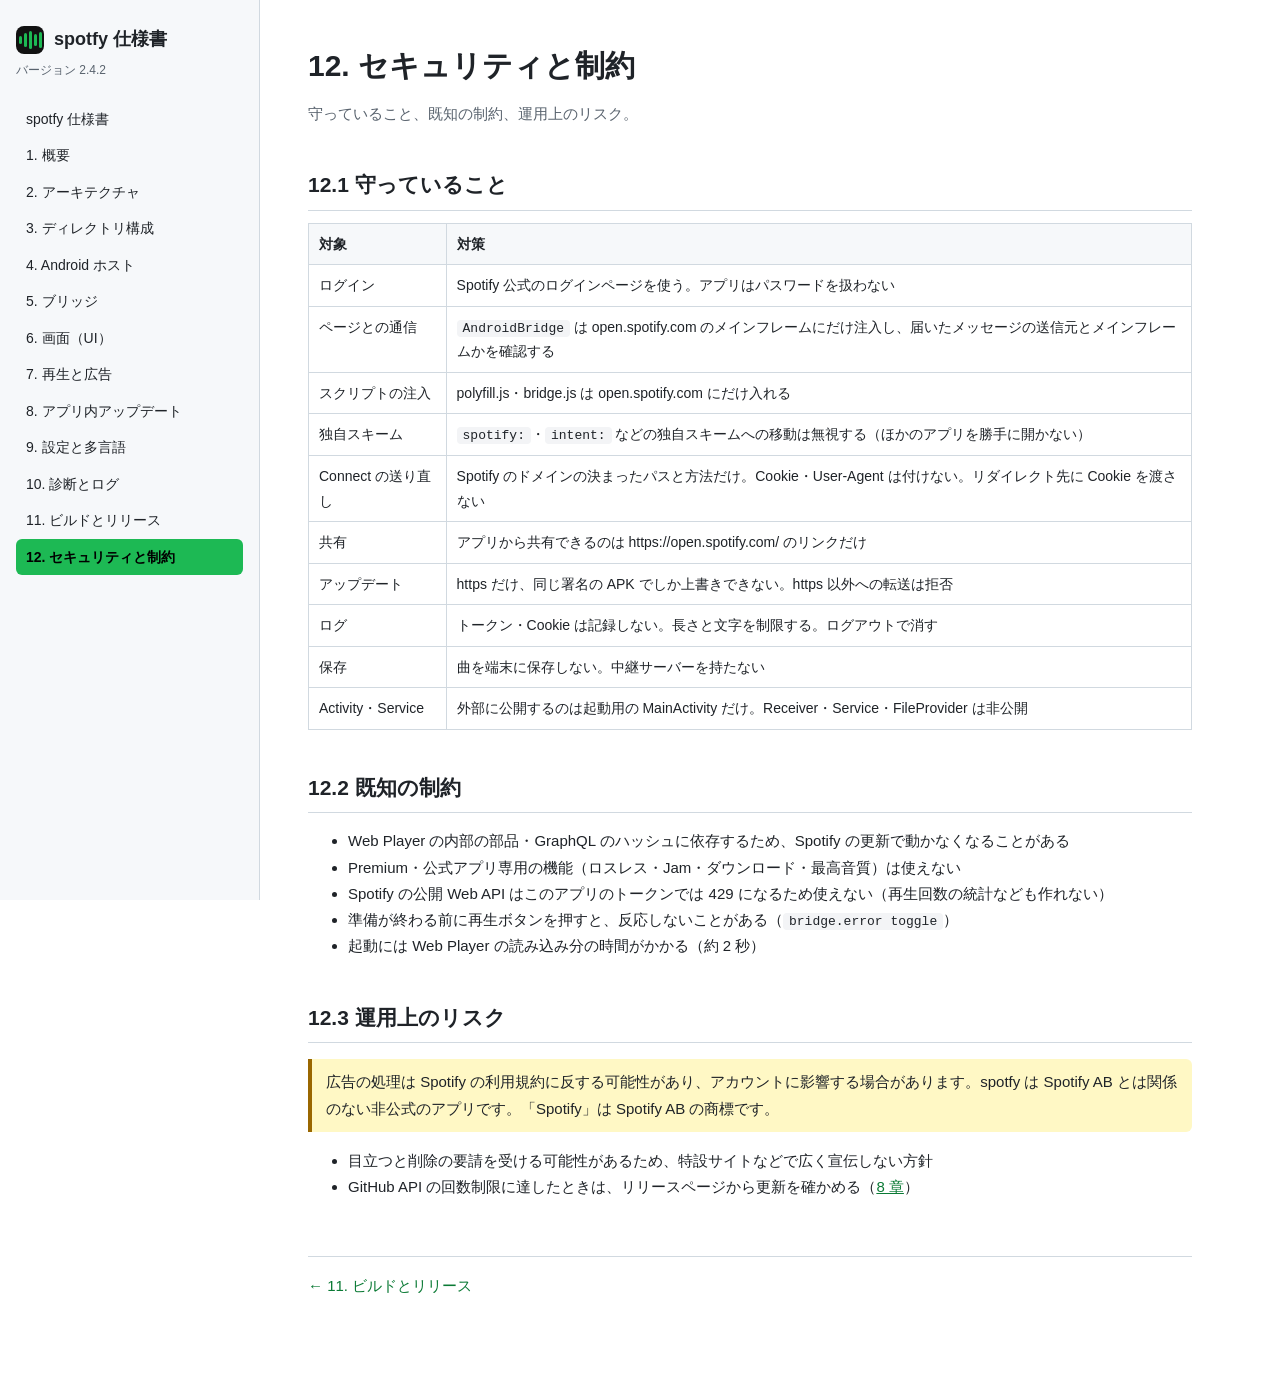
<file: docs/spec/12-security.html>
<!doctype html>
<html lang="ja">
<head>
<meta charset="utf-8">
<meta name="viewport" content="width=device-width, initial-scale=1">
<title>12. セキュリティと制約 | spotfy 仕様書</title>
<link rel="stylesheet" href="style.css">
</head>
<body>
<div class="layout">
<nav><div class="brand"><i><b style="height:8px"></b><b style="height:14px"></b><b style="height:18px"></b><b style="height:12px"></b><b style="height:16px"></b></i>spotfy 仕様書</div>
<div class="ver">バージョン 2.4.2</div><ol><li><a href="index.html">spotfy 仕様書</a></li><li><a href="01-overview.html">1. 概要</a></li><li><a href="02-architecture.html">2. アーキテクチャ</a></li><li><a href="03-directory.html">3. ディレクトリ構成</a></li><li><a href="04-android-host.html">4. Android ホスト</a></li><li><a href="05-bridge.html">5. ブリッジ</a></li><li><a href="06-ui.html">6. 画面（UI）</a></li><li><a href="07-playback.html">7. 再生と広告</a></li><li><a href="08-update.html">8. アプリ内アップデート</a></li><li><a href="09-settings-i18n.html">9. 設定と多言語</a></li><li><a href="10-diagnostics.html">10. 診断とログ</a></li><li><a href="11-build-release.html">11. ビルドとリリース</a></li><li><a href="12-security.html" class="on">12. セキュリティと制約</a></li></ol></nav>
<main>
<h1>12. セキュリティと制約</h1>
<p class="lead">守っていること、既知の制約、運用上のリスク。</p>

<h2>12.1 守っていること</h2>
<table>
<tr><th>対象</th><th>対策</th></tr>
<tr><td>ログイン</td><td>Spotify 公式のログインページを使う。アプリはパスワードを扱わない</td></tr>
<tr><td>ページとの通信</td><td><code>AndroidBridge</code> は open.spotify.com のメインフレームにだけ注入し、届いたメッセージの送信元とメインフレームかを確認する</td></tr>
<tr><td>スクリプトの注入</td><td>polyfill.js・bridge.js は open.spotify.com にだけ入れる</td></tr>
<tr><td>独自スキーム</td><td><code>spotify:</code>・<code>intent:</code> などの独自スキームへの移動は無視する（ほかのアプリを勝手に開かない）</td></tr>
<tr><td>Connect の送り直し</td><td>Spotify のドメインの決まったパスと方法だけ。Cookie・User-Agent は付けない。リダイレクト先に Cookie を渡さない</td></tr>
<tr><td>共有</td><td>アプリから共有できるのは https://open.spotify.com/ のリンクだけ</td></tr>
<tr><td>アップデート</td><td>https だけ、同じ署名の APK でしか上書きできない。https 以外への転送は拒否</td></tr>
<tr><td>ログ</td><td>トークン・Cookie は記録しない。長さと文字を制限する。ログアウトで消す</td></tr>
<tr><td>保存</td><td>曲を端末に保存しない。中継サーバーを持たない</td></tr>
<tr><td>Activity・Service</td><td>外部に公開するのは起動用の MainActivity だけ。Receiver・Service・FileProvider は非公開</td></tr>
</table>

<h2>12.2 既知の制約</h2>
<ul>
<li>Web Player の内部の部品・GraphQL のハッシュに依存するため、Spotify の更新で動かなくなることがある</li>
<li>Premium・公式アプリ専用の機能（ロスレス・Jam・ダウンロード・最高音質）は使えない</li>
<li>Spotify の公開 Web API はこのアプリのトークンでは 429 になるため使えない（再生回数の統計なども作れない）</li>
<li>準備が終わる前に再生ボタンを押すと、反応しないことがある（<code>bridge.error toggle</code>）</li>
<li>起動には Web Player の読み込み分の時間がかかる（約 2 秒）</li>
</ul>

<h2>12.3 運用上のリスク</h2>
<div class="warn">広告の処理は Spotify の利用規約に反する可能性があり、アカウントに影響する場合があります。spotfy は Spotify AB とは関係のない非公式のアプリです。「Spotify」は Spotify AB の商標です。</div>
<ul>
<li>目立つと削除の要請を受ける可能性があるため、特設サイトなどで広く宣伝しない方針</li>
<li>GitHub API の回数制限に達したときは、リリースページから更新を確かめる（<a href="08-update.html">8 章</a>）</li>
</ul>

<div class="pager"><a href="11-build-release.html">← 11. ビルドとリリース</a><span></span></div>
</main>
</div>
</body>
</html>
</file>
<file: docs/spec/style.css>
:root {
  --bg: #ffffff; --fg: #1f2328; --sub: #59636e; --line: #d1d9e0; --card: #f6f8fa;
  --accent: #1db954; --accent-ink: #0b7a35; --code: #f3f4f6; --warn: #9a6700; --warn-bg: #fff8c5;
}
@media (prefers-color-scheme: dark) {
  :root { --bg: #121212; --fg: #e6e6e6; --sub: #a0a0a0; --line: #2e2e2e; --card: #1c1c1c;
    --accent: #1ed760; --accent-ink: #1ed760; --code: #1f1f1f; --warn: #e3b341; --warn-bg: #2d2611; }
}
* { box-sizing: border-box; }
body { margin: 0; background: var(--bg); color: var(--fg); font: 15px/1.75 -apple-system, "Segoe UI", "Hiragino Sans", "Noto Sans JP", sans-serif; }
.layout { display: grid; grid-template-columns: 260px minmax(0, 1fr); min-height: 100vh; }
nav { border-right: 1px solid var(--line); padding: 24px 16px; position: sticky; top: 0; height: 100vh; overflow-y: auto; background: var(--card); }
nav .brand { display: flex; align-items: center; gap: 10px; font-weight: 700; font-size: 18px; margin-bottom: 4px; }
nav .brand i { width: 28px; height: 28px; border-radius: 8px; background: #121212; display: inline-flex; align-items: center; justify-content: center; gap: 2px; }
nav .brand i b { width: 3px; background: var(--accent); border-radius: 2px; }
nav .ver { color: var(--sub); font-size: 12px; margin-bottom: 20px; }
nav ol { list-style: none; padding: 0; margin: 0; counter-reset: ch; }
nav li a { display: block; padding: 6px 10px; border-radius: 6px; color: var(--fg); text-decoration: none; font-size: 14px; }
nav li a:hover { background: var(--line); }
nav li a.on { background: var(--accent); color: #000; font-weight: 600; }
main { padding: 40px 48px 80px; max-width: 980px; }
h1 { font-size: 30px; margin: 0 0 8px; }
.lead { color: var(--sub); margin: 0 0 32px; }
h2 { font-size: 21px; margin: 40px 0 12px; padding-bottom: 6px; border-bottom: 1px solid var(--line); }
h3 { font-size: 17px; margin: 28px 0 8px; }
a { color: var(--accent-ink); }
code { background: var(--code); padding: 1px 6px; border-radius: 4px; font: 13px/1.6 ui-monospace, SFMono-Regular, Menlo, Consolas, monospace; }
pre { background: var(--code); padding: 16px; border-radius: 8px; overflow-x: auto; font: 13px/1.6 ui-monospace, SFMono-Regular, Menlo, Consolas, monospace; border: 1px solid var(--line); }
pre code { background: none; padding: 0; }
table { border-collapse: collapse; width: 100%; margin: 12px 0 20px; font-size: 14px; display: block; overflow-x: auto; }
th, td { border: 1px solid var(--line); padding: 8px 10px; text-align: left; vertical-align: top; }
th { background: var(--card); white-space: nowrap; }
.note, .warn { border-left: 4px solid var(--accent); background: var(--card); padding: 10px 14px; border-radius: 0 6px 6px 0; margin: 16px 0; }
.warn { border-color: var(--warn); background: var(--warn-bg); }
.grid { display: grid; grid-template-columns: repeat(auto-fit, minmax(220px, 1fr)); gap: 12px; margin: 16px 0; }
.card { border: 1px solid var(--line); border-radius: 10px; padding: 14px 16px; background: var(--card); }
.card b { display: block; margin-bottom: 4px; }
.card a { text-decoration: none; }
.pager { display: flex; justify-content: space-between; margin-top: 56px; padding-top: 16px; border-top: 1px solid var(--line); gap: 12px; }
.pager a { text-decoration: none; }
svg.diagram { width: 100%; height: auto; margin: 12px 0 20px; }
svg.diagram text { fill: var(--fg); font-size: 13px; font-family: inherit; }
svg.diagram .box { fill: var(--card); stroke: var(--line); stroke-width: 1.5; }
svg.diagram .hl { fill: none; stroke: var(--accent); stroke-width: 2; }
svg.diagram .arrow { stroke: var(--sub); stroke-width: 1.5; fill: none; marker-end: url(#ah); }
svg.diagram .sub { fill: var(--sub); font-size: 11px; }
@media (max-width: 800px) {
  .layout { grid-template-columns: 1fr; }
  nav { position: static; height: auto; border-right: 0; border-bottom: 1px solid var(--line); }
  main { padding: 24px 16px 60px; }
}
</file>
